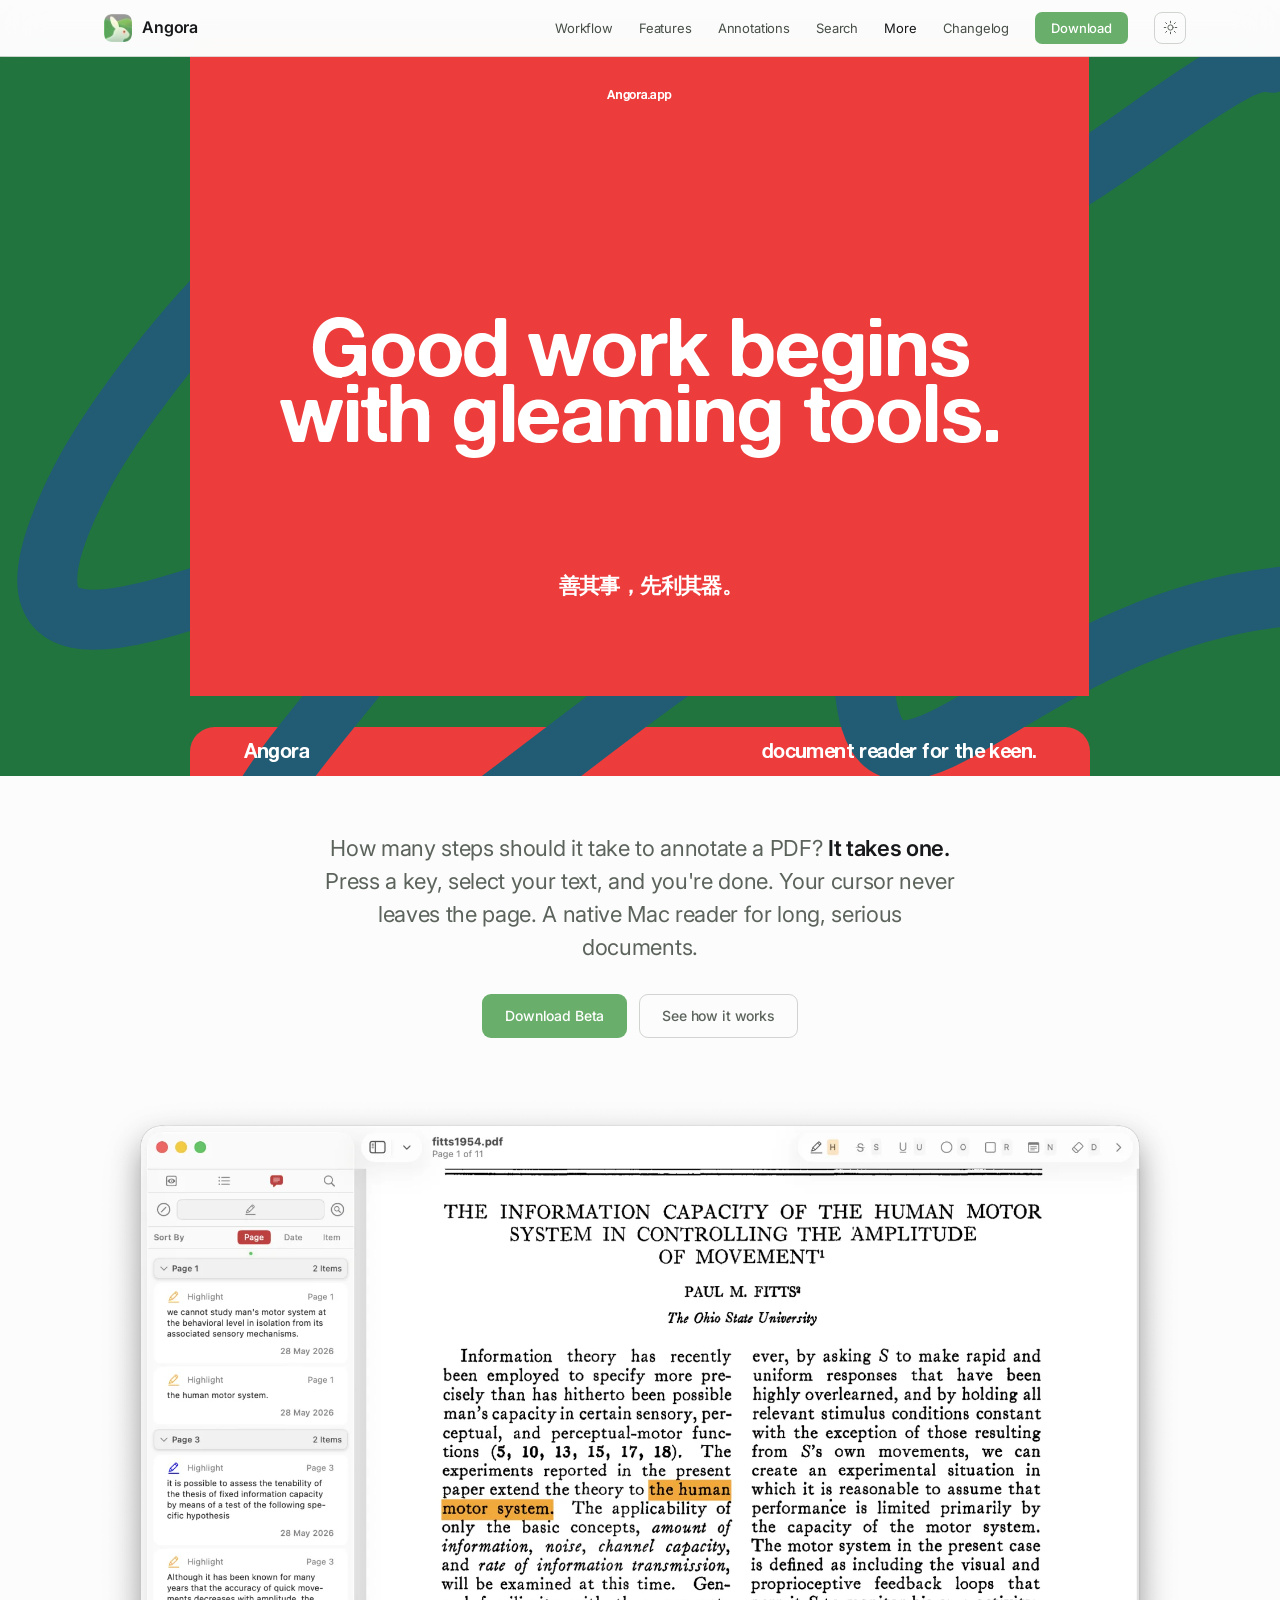
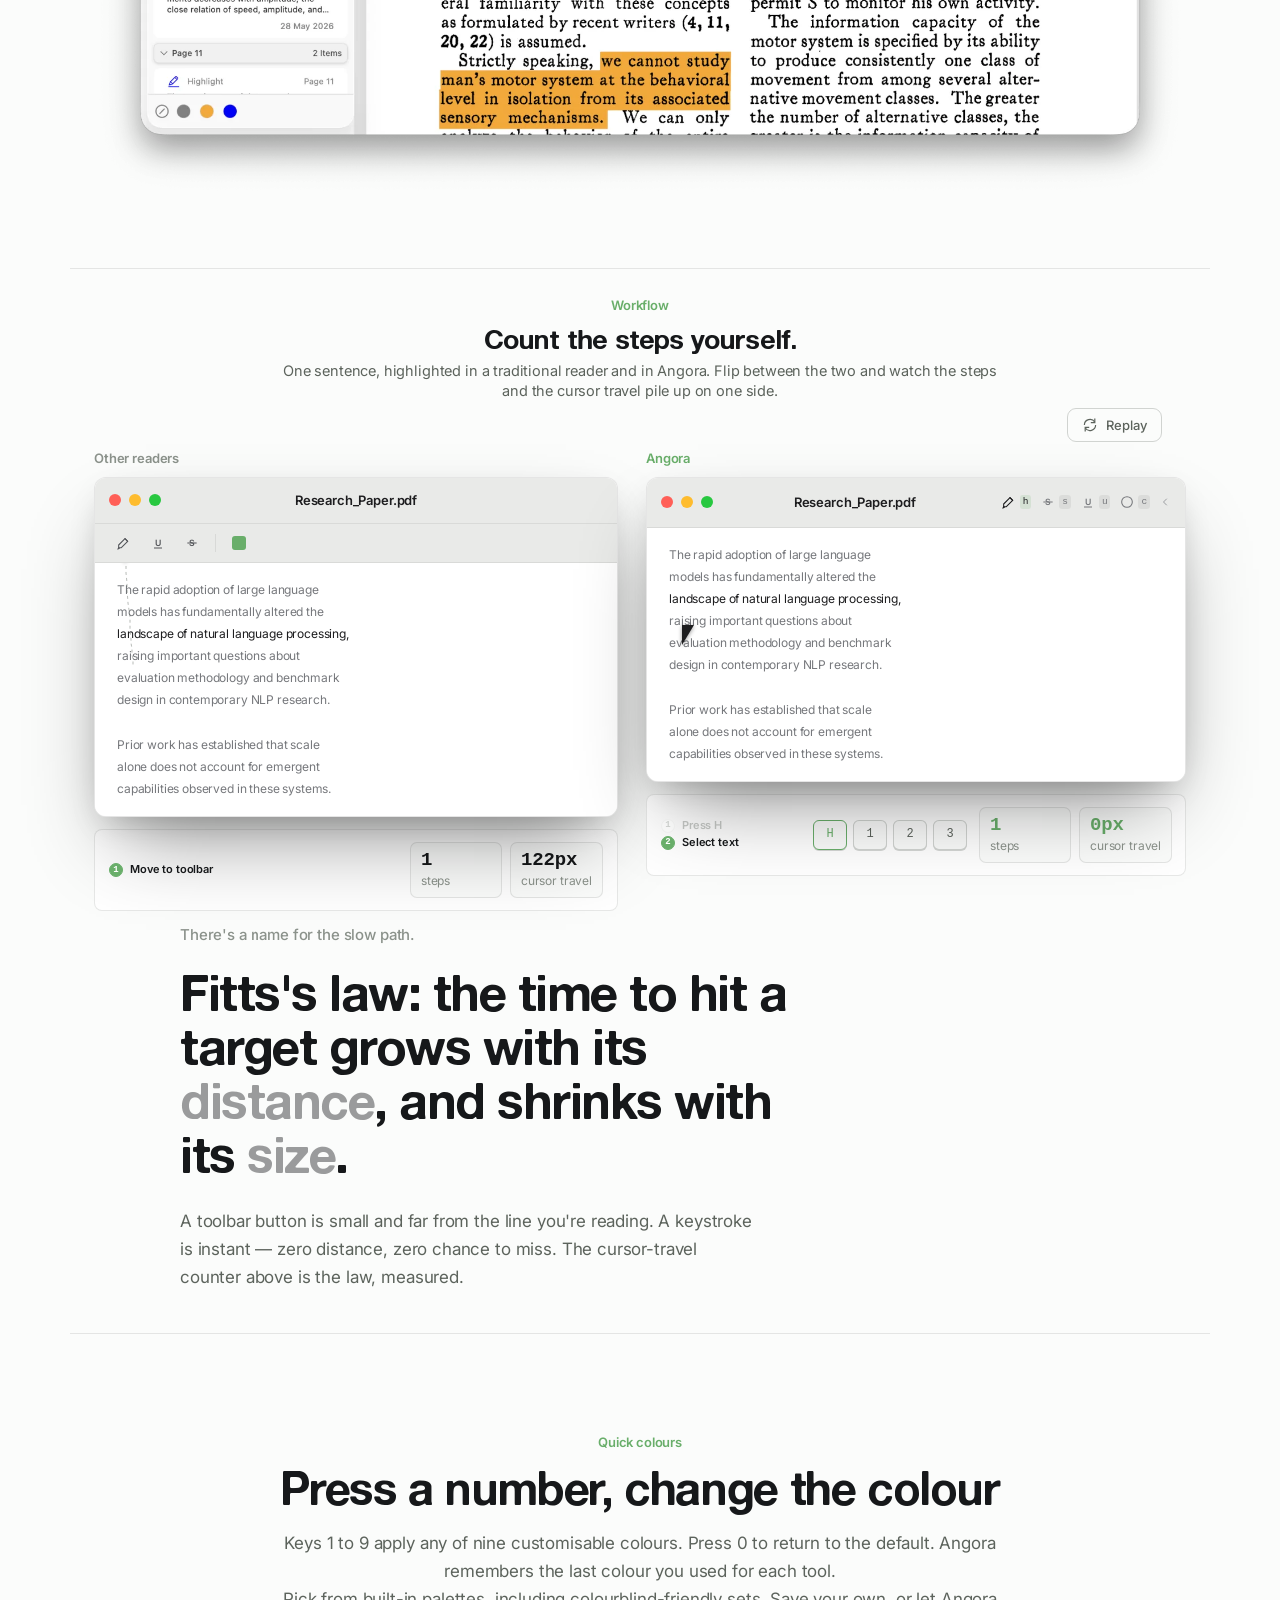
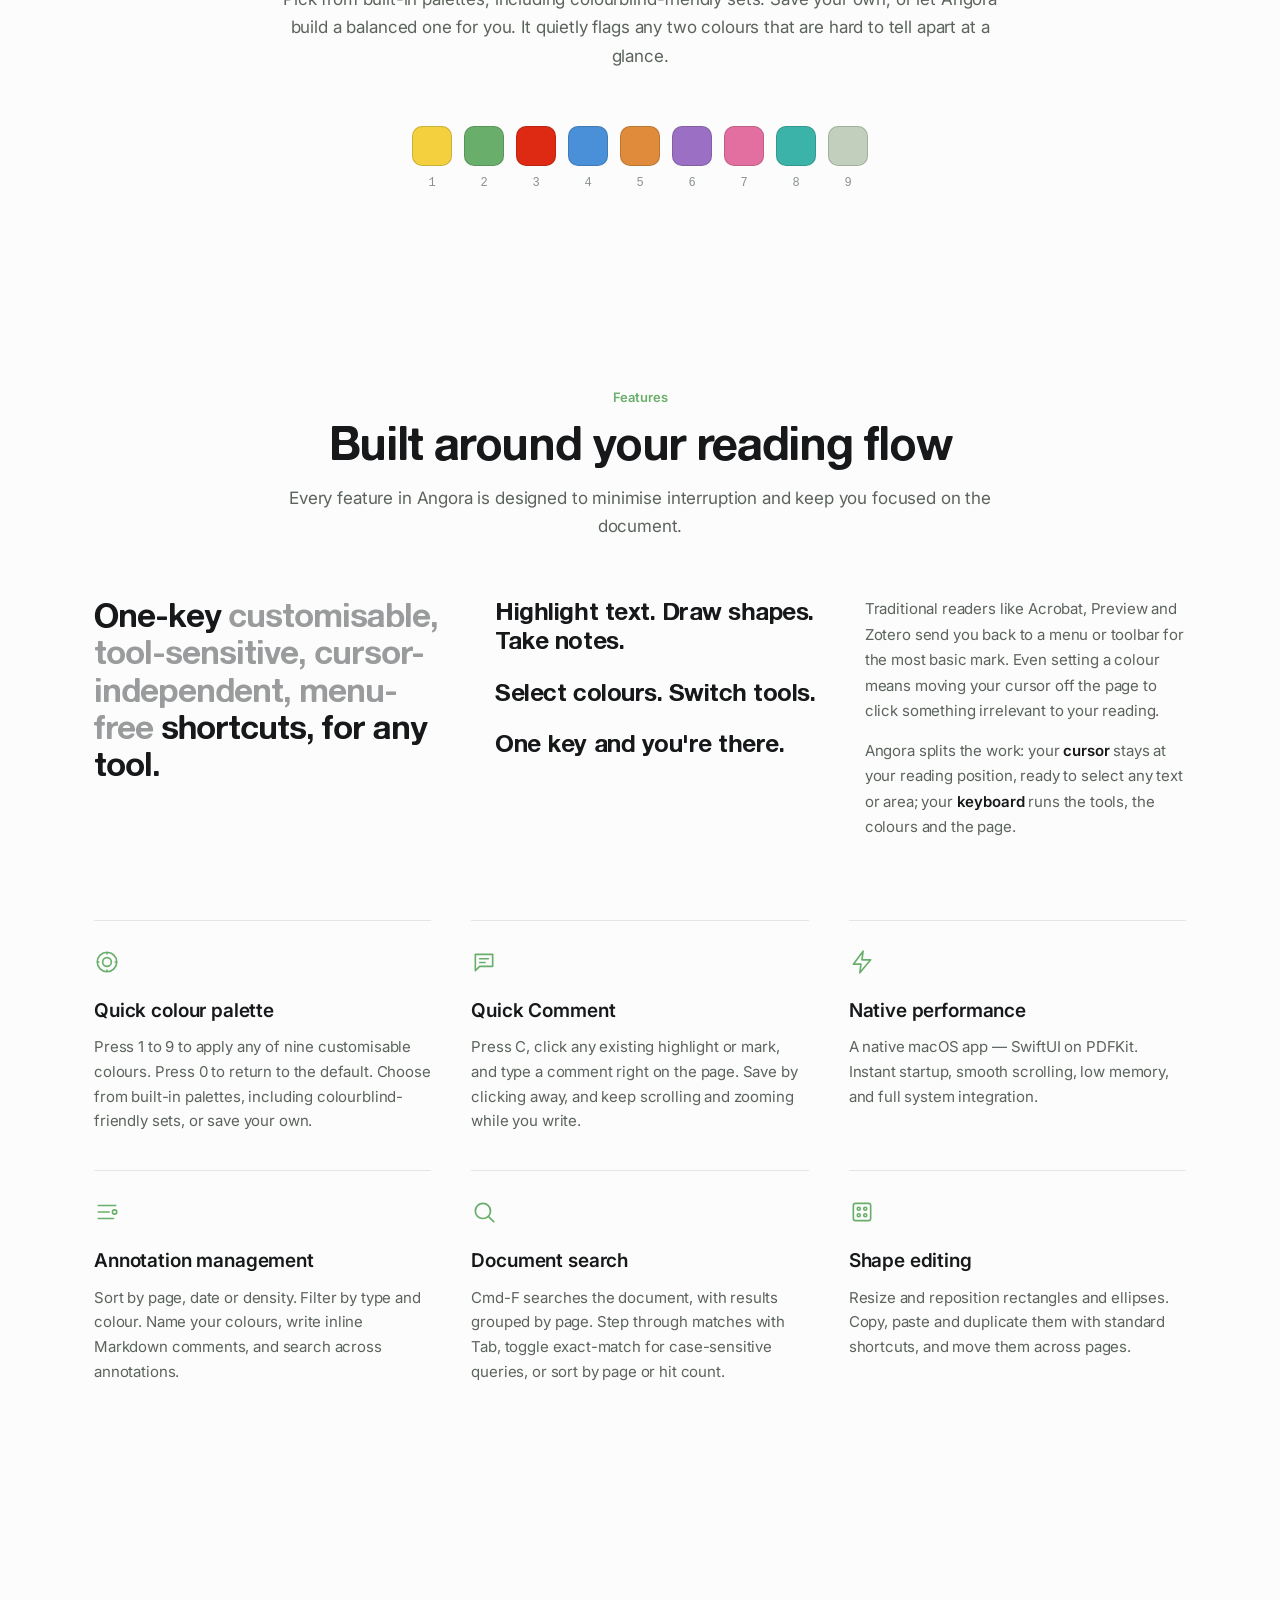
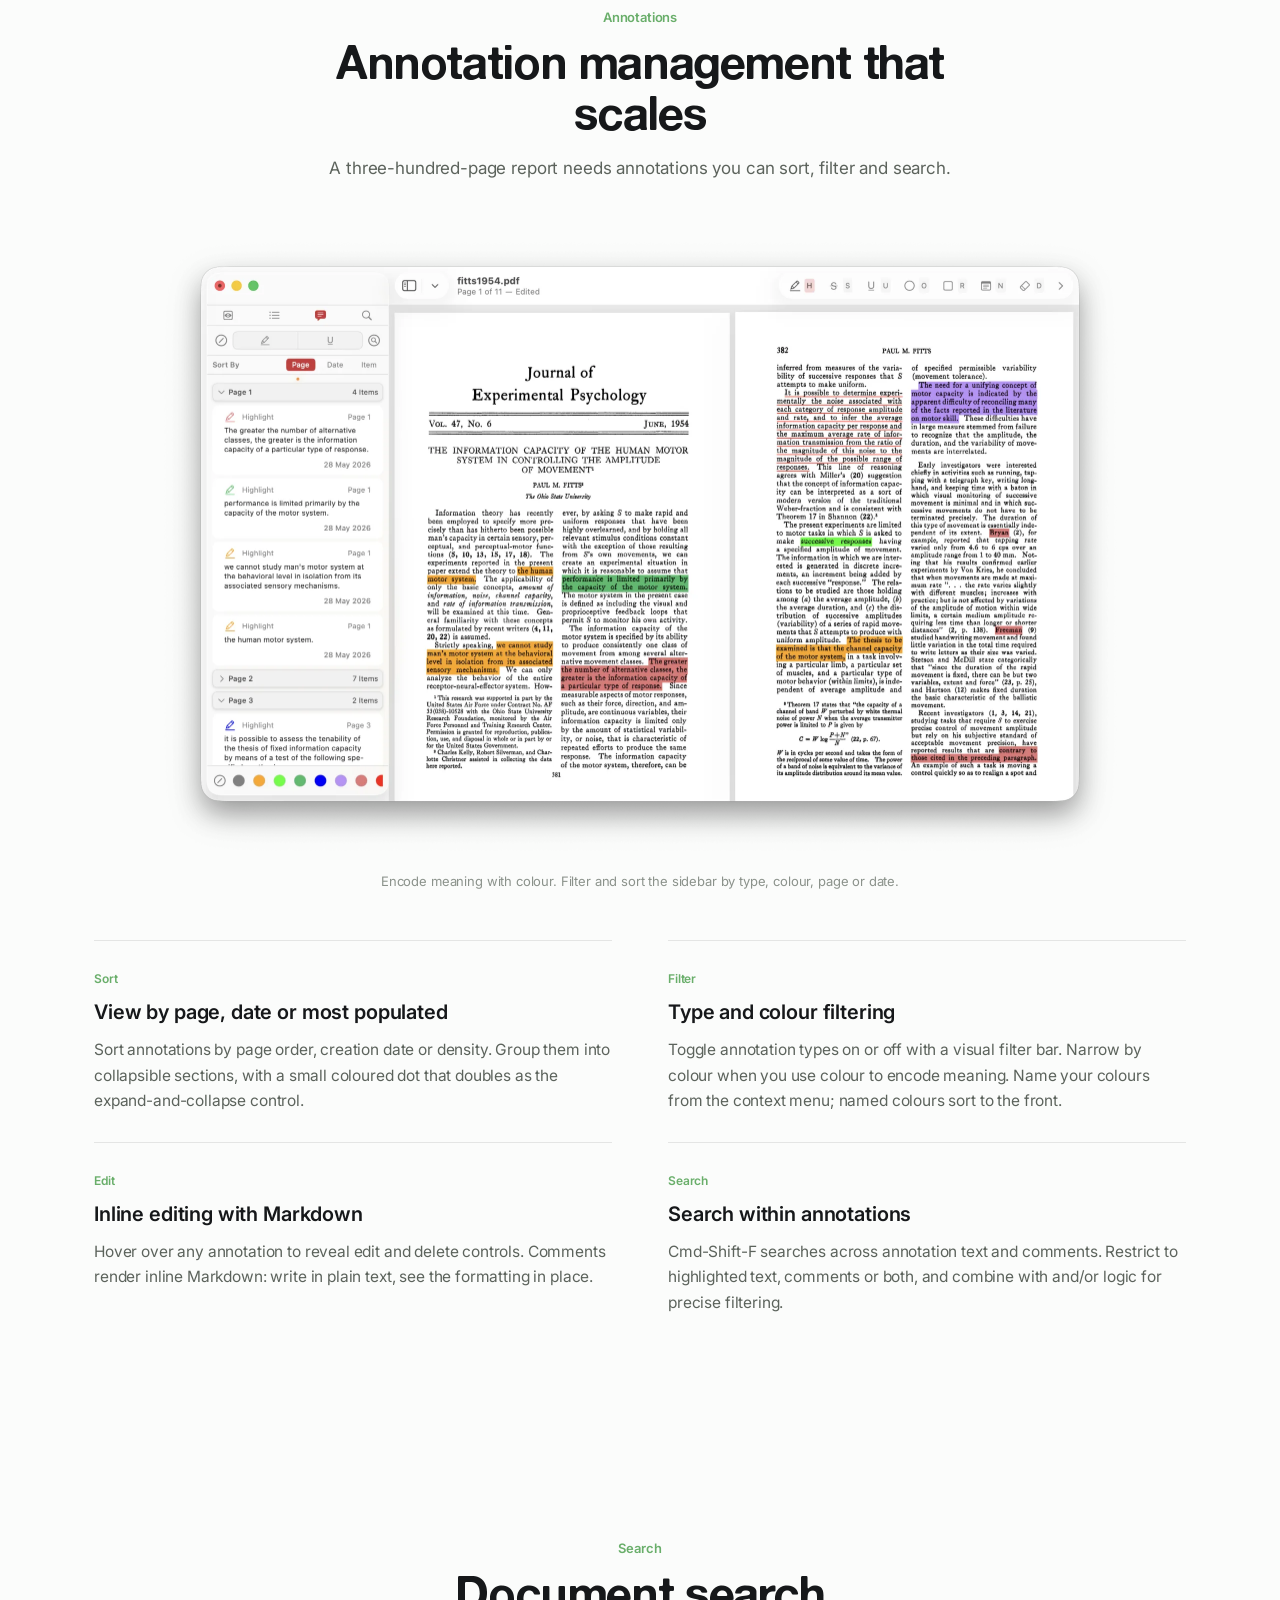
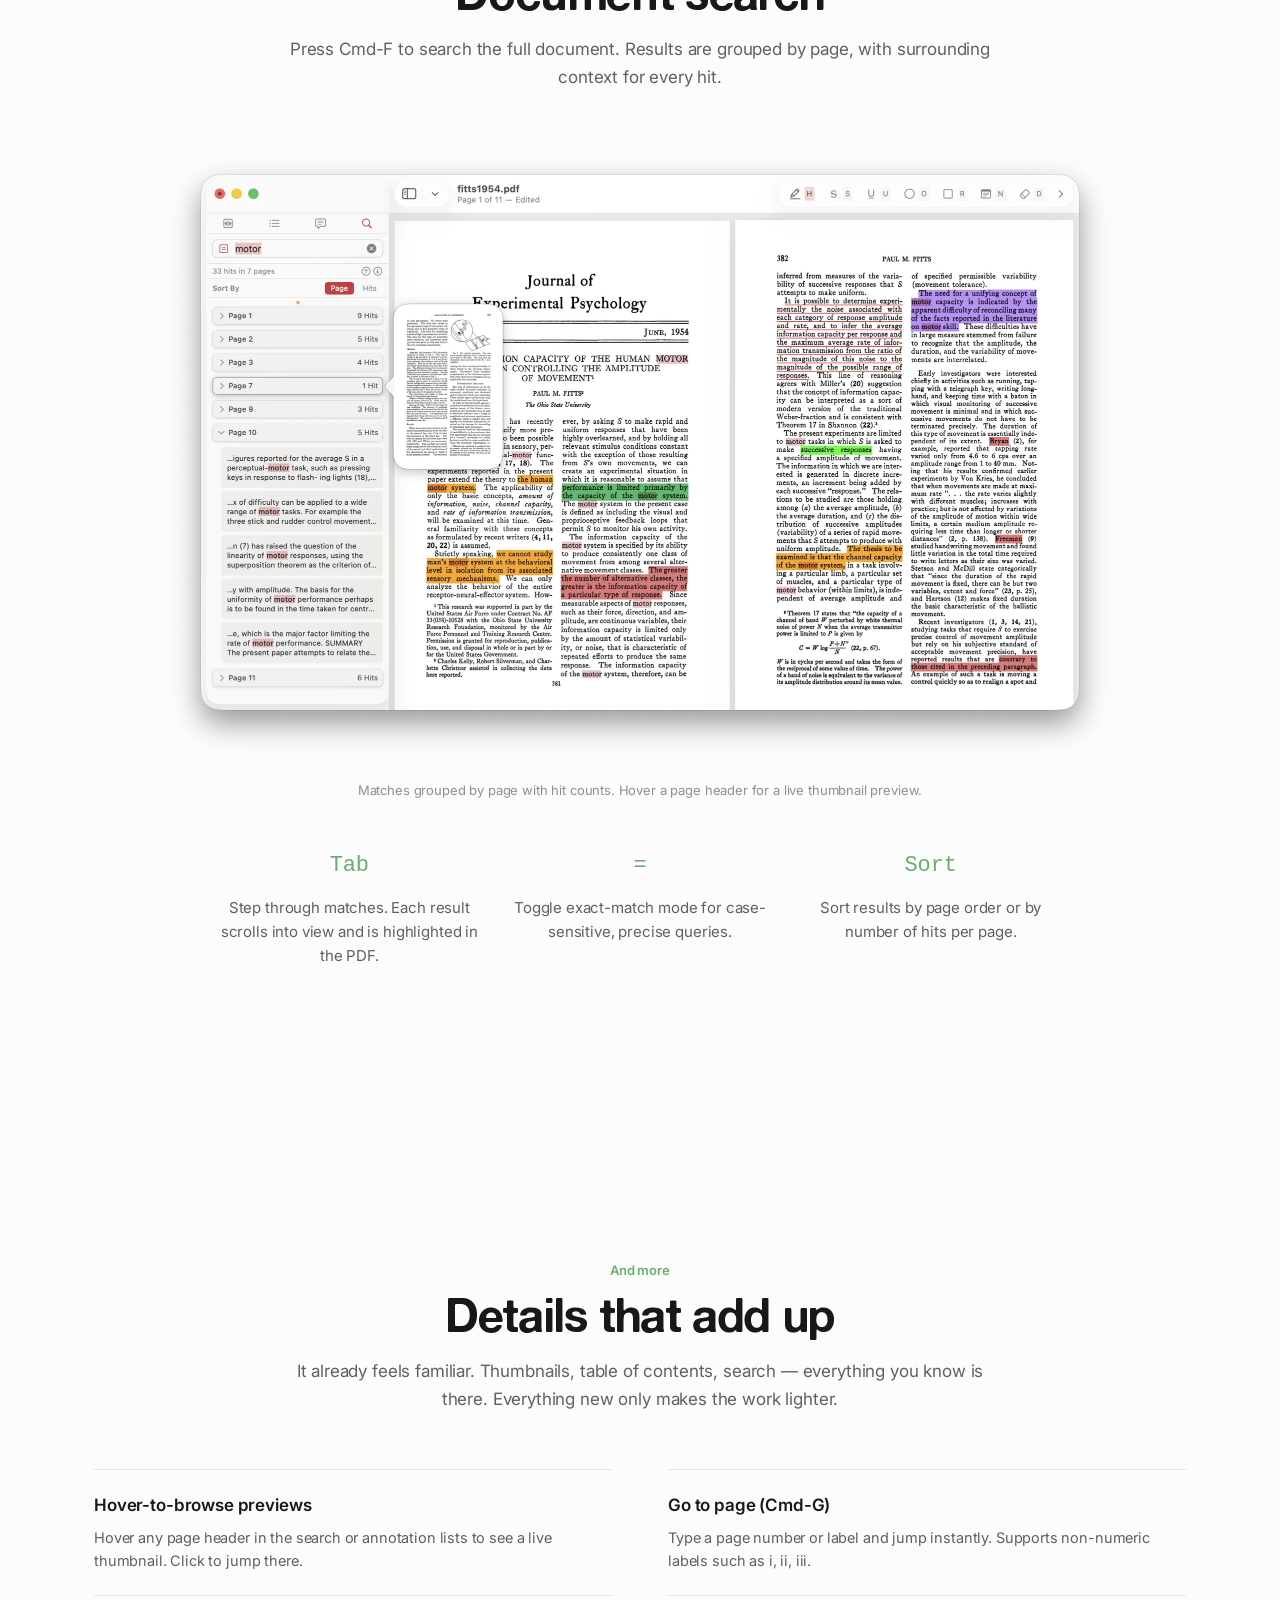
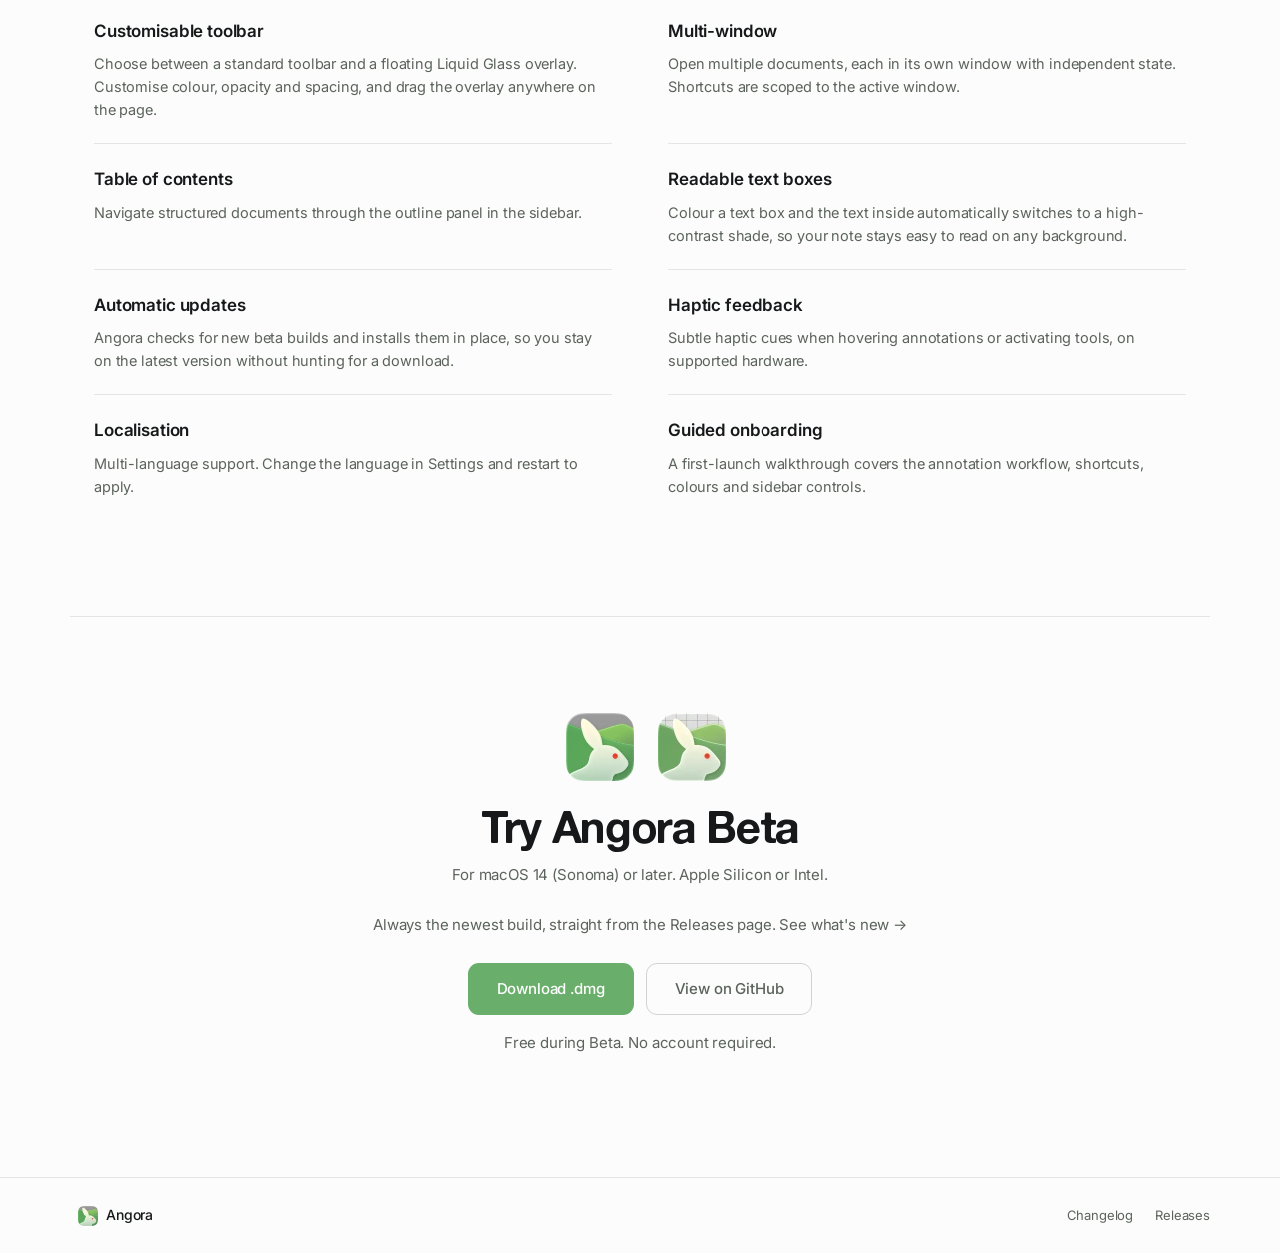
<file: index.html>
<!DOCTYPE html>
<html lang="en" data-theme="dark">

<head>
  <meta charset="UTF-8">
  <meta name="viewport" content="width=device-width, initial-scale=1.0">
  <title>Angora — Good work begins with gleaming tools</title>
  <meta name="description"
    content="Angora is a native macOS PDF reader and annotator for researchers, scholars and professionals. One-key annotation, native performance, and an annotation sidebar that scales to long documents.">
  <link rel="icon" type="image/png" href="assets/icons/app-icon-64.png">
  <link rel="preload" href="assets/fonts/AlteHaasGroteskBold.woff2" as="font" type="font/woff2" crossorigin>
  <link rel="preconnect" href="https://fonts.googleapis.com">
  <link rel="preconnect" href="https://fonts.gstatic.com" crossorigin>
  <link rel="stylesheet" href="https://fonts.googleapis.com/css2?family=Inter:wght@400;500;600&display=swap">
  <link rel="stylesheet" href="style.css?v=8">

  <meta property="og:type" content="website">
  <meta property="og:title" content="Angora — Good work begins with gleaming tools.">
  <meta property="og:description"
    content="A native macOS PDF reader and annotator. A document reader for the keen.">
  <meta property="og:url" content="https://j-nivekk.github.io/Angora-Beta/">
  <meta property="og:image" content="https://j-nivekk.github.io/Angora-Beta/assets/og-card.png">
  <meta name="twitter:card" content="summary_large_image">
  <meta name="twitter:image" content="https://j-nivekk.github.io/Angora-Beta/assets/og-card.png">

  <script>
    // Set theme before paint to avoid flash of incorrect theme.
    (function () {
      try {
        var stored = localStorage.getItem('angora-theme');
        var theme = stored || (window.matchMedia('(prefers-color-scheme: light)').matches ? 'light' : 'dark');
        document.documentElement.setAttribute('data-theme', theme);
      } catch (e) { }
    })();
  </script>
</head>

<body>

  <!-- Navigation -->
  <nav class="nav" id="nav">
    <div class="nav-inner">
      <a href="#hero" class="nav-brand">
        <picture class="nav-icon-wrap">
          <source type="image/webp"
            srcset="assets/icons/app-icon-32.webp 32w, assets/icons/app-icon-64.webp 64w, assets/icons/app-icon-128.webp 128w"
            sizes="28px">
          <img src="assets/icons/app-icon-64.png"
            srcset="assets/icons/app-icon-32.png 32w, assets/icons/app-icon-64.png 64w, assets/icons/app-icon-128.png 128w"
            sizes="28px" alt="Angora" class="nav-icon" width="28" height="28" decoding="async">
        </picture>
        <span>Angora</span>
      </a>
      <div class="nav-links">
        <a href="#demo">Workflow</a>
        <a href="#features">Features</a>
        <a href="#annotations">Annotations</a>
        <a href="#search">Search</a>
        <a href="#more">More</a>
        <a href="changelog.html">Changelog</a>
        <a href="#download" class="nav-cta">Download</a>
        <button class="theme-toggle" id="theme-toggle" aria-label="Toggle colour theme">
          <svg class="icon-moon" viewBox="0 0 24 24" fill="none" stroke="currentColor" stroke-width="1.6"
            stroke-linecap="round" stroke-linejoin="round">
            <path d="M21 12.8A9 9 0 1 1 11.2 3a7 7 0 0 0 9.8 9.8z" />
          </svg>
          <svg class="icon-sun" viewBox="0 0 24 24" fill="none" stroke="currentColor" stroke-width="1.6"
            stroke-linecap="round" stroke-linejoin="round">
            <circle cx="12" cy="12" r="4.2" />
            <path
              d="M12 2v2.5M12 19.5V22M4.2 4.2l1.8 1.8M18 18l1.8 1.8M2 12h2.5M19.5 12H22M4.2 19.8 6 18M18 6l1.8-1.8" />
          </svg>
        </button>
      </div>
    </div>
  </nav>

  <!-- Hero — composable poster (Figma node 311:27).
       Layer order, low to high z:
         1. Green field (.hero-poster background)
         2. Lower red banner
         3. Animated scribe (z:2)
         4. Main red card (z:3) and poster text -->
  <section class="hero" id="hero">
    <div class="hero-poster">
      <h1 class="visually-hidden">Good work begins with gleaming tools.</h1>
      <p class="visually-hidden" lang="zh-Hans">工欲善其事，必先利其器 — Angora, a document reader for the keen.</p>

      <svg class="poster-scribe" viewBox="0 0 1920 1080" preserveAspectRatio="none" aria-hidden="true">
        <path class="scribe-draw" pathLength="1"
          d="M1908 10.0002C1809.25 -10.7572 1460 390.891 1369.5 197.5C1279 4.1088 1034.59 14.9838 1032.81 140.292C1031.51 231.197 1050.17 312.084 1096.81 390.891C1156.11 491.116 1390.26 536.673 1333.53 637.635C1263 763.127 796.483 622.718 758.304 612.189C534.842 550.563 758.304 416.5 636.5 246.5C514.697 76.5001 191 497.431 120 637.635C-107.287 1086.46 523.291 652.393 599.269 763.127C675.247 873.86 240.474 1147.78 389 1294.5C512.605 1416.6 1299.88 552.989 1294.5 872.833C1287.77 1273.33 1513.61 838.03 1945.5 809.333"
          fill="none" stroke="#215C74" stroke-width="90" stroke-linecap="round"/>
      </svg>

      <div class="poster-card">
        <div class="poster-card-static" aria-hidden="true">
          <div class="poster-card-mark">Angora.app</div>
          <div class="poster-card-headline">Good work begins with gleaming tools.</div>
          <div class="poster-card-aphorism" lang="zh-Hans">善其事，先利其器。</div>
        </div>
      </div>

      <div class="poster-banner" aria-hidden="true">
        <span class="poster-banner-mark">Angora</span>
        <span class="poster-banner-tagline">document reader for the keen.</span>
      </div>
    </div>

    <div class="hero-meta">
      <p class="hero-sub">How many steps should it take to annotate a PDF? <strong>It takes one.</strong> Press a key,
        select your text, and you're done. Your cursor never leaves the page. A native Mac reader for long, serious
        documents.</p>
      <div class="hero-actions">
        <a href="#download" class="btn btn-primary">Download Beta</a>
        <a href="#demo" class="btn btn-ghost">See how it works</a>
      </div>
    </div>
  </section>

  <!-- Hero preview screenshot -->
  <section class="hero-preview" aria-label="Angora app preview">
    <img src="assets/app-annotations.webp"
      alt="Angora showing a PDF with colour-coded highlights and the annotation sidebar, annotation tools embedded in the macOS toolbar"
      class="hero-shot" width="1920" height="1233" decoding="async" fetchpriority="high">
  </section>

  <!-- Interactive Demo -->
  <section class="section demo-section" id="demo">
    <div class="section-header">
      <span class="eyebrow">Workflow</span>
      <h2>Count the steps yourself.</h2>
      <p>One sentence, highlighted in a traditional reader and in Angora. Flip between the two and watch the steps and
        the cursor travel pile up on one side.</p>
    </div>

    <div class="demo-controls">
      <div class="demo-switcher" role="tablist" aria-label="Workflow demo view">
        <button type="button" data-demo-view="preview" role="tab" aria-selected="false"
          aria-controls="demo-preview">Other readers</button>
        <button type="button" class="active" data-demo-view="angora" role="tab" aria-selected="true"
          aria-controls="demo-angora">Angora</button>
      </div>
      <button class="btn btn-ghost demo-replay" id="demo-replay">
        <svg viewBox="0 0 20 20" fill="none" stroke="currentColor" stroke-width="1.5">
          <path d="M3 10a7 7 0 0 1 12.9-3.7M17 10a7 7 0 0 1-12.9 3.7" />
          <polyline points="16 2 16 7 11 7" />
          <polyline points="4 18 4 13 9 13" />
        </svg>
        Replay
      </button>
    </div>

    <div class="demo-container">
      <!-- Preview side -->
      <div class="demo-panel" id="demo-preview">
        <div class="demo-label">Other readers</div>
        <div class="os-window demo-window">
          <div class="os-titlebar">
            <div class="traffic"><span class="t-red"></span><span class="t-yellow"></span><span class="t-green"></span>
            </div>
            <div class="os-title">
              <div class="t-name">Research_Paper.pdf</div>
            </div>
            <div class="os-titlebar-trailing"></div>
          </div>
          <div class="demo-toolbar" id="preview-toolbar">
            <div class="demo-tool" id="preview-tool-highlight" title="Highlight">
              <svg viewBox="0 0 24 24" fill="none" stroke="currentColor" stroke-width="1.6" stroke-linecap="round"
                stroke-linejoin="round">
                <path d="M4 19h4l9.5-9.5-4-4L4 15z" />
                <path d="M13.5 5.5l4 4" />
                <path d="M4 19l-1.2 2.2L5 20" />
              </svg>
            </div>
            <div class="demo-tool" title="Underline">
              <svg viewBox="0 0 24 24" fill="none" stroke="currentColor" stroke-width="1.6"><text x="12" y="16"
                  text-anchor="middle" font-size="13" font-weight="600" fill="currentColor" stroke="none">U</text>
                <line x1="6" y1="19.5" x2="18" y2="19.5" />
              </svg>
            </div>
            <div class="demo-tool" title="Strikethrough">
              <svg viewBox="0 0 24 24" fill="none" stroke="currentColor" stroke-width="1.6"><text x="12" y="16"
                  text-anchor="middle" font-size="13" font-weight="600" fill="currentColor" stroke="none">S</text>
                <line x1="5" y1="12" x2="19" y2="12" />
              </svg>
            </div>
            <div class="demo-tool-separator"></div>
            <div class="demo-tool" title="Colour">
              <div class="demo-color-swatch"></div>
            </div>
          </div>
          <div class="os-pdf">
            <div class="mock-pdf" id="preview-pdf">
              <div class="mock-text-line">The rapid adoption of large language</div>
              <div class="mock-text-line">models has fundamentally altered the</div>
              <div class="mock-text-line mock-target-line" id="preview-target">landscape of natural language processing,
              </div>
              <div class="mock-text-line">raising important questions about</div>
              <div class="mock-text-line">evaluation methodology and benchmark</div>
              <div class="mock-text-line">design in contemporary NLP research.</div>
              <div class="mock-text-line">&nbsp;</div>
              <div class="mock-text-line">Prior work has established that scale</div>
              <div class="mock-text-line">alone does not account for emergent</div>
              <div class="mock-text-line">capabilities observed in these systems.</div>
              <div class="mock-highlight-overlay" id="preview-highlight"></div>
              <div class="mock-cursor" id="preview-cursor"></div>
              <svg class="mock-cursor-path" id="preview-path">
                <polyline />
              </svg>
            </div>
          </div>
        </div>
        <div class="demo-panel-footer">
          <ol class="demo-step-list" id="preview-step-list" aria-label="Other readers workflow steps"></ol>
          <div class="demo-stats" id="preview-stats">
            <div class="stat"><span class="stat-value" id="preview-steps">—</span><span class="stat-label">steps</span>
            </div>
            <div class="stat"><span class="stat-value" id="preview-distance">—</span><span class="stat-label">cursor
                travel</span></div>
          </div>
        </div>
      </div>

      <!-- Angora side -->
      <div class="demo-panel demo-panel-angora active" id="demo-angora">
        <div class="demo-label demo-label-angora">Angora</div>
        <div class="os-window demo-window">
          <div class="os-titlebar with-tools">
            <div class="tb-left">
              <div class="traffic"><span class="t-red"></span><span class="t-yellow"></span><span
                  class="t-green"></span></div>
            </div>
            <div class="os-title">
              <div class="t-name">Research_Paper.pdf</div>
            </div>
            <div class="os-titlebar-trailing tb-tools">
              <div class="tb-tool" data-tool="H">
                <svg viewBox="0 0 24 24" fill="none" stroke="currentColor" stroke-width="1.6" stroke-linecap="round"
                  stroke-linejoin="round">
                  <path d="M4 19h4l9.5-9.5-4-4L4 15z" />
                  <path d="M13.5 5.5l4 4" />
                  <path d="M4 19l-1.2 2.2L5 20" />
                </svg>
                <span class="tb-key">h</span>
              </div>
              <div class="tb-tool">
                <svg viewBox="0 0 24 24" fill="none" stroke="currentColor" stroke-width="1.6"><text x="12" y="16"
                    text-anchor="middle" font-size="13" font-weight="600" fill="currentColor" stroke="none">S</text>
                  <line x1="5" y1="12" x2="19" y2="12" />
                </svg>
                <span class="tb-key">s</span>
              </div>
              <div class="tb-tool">
                <svg viewBox="0 0 24 24" fill="none" stroke="currentColor" stroke-width="1.6"><text x="12" y="16"
                    text-anchor="middle" font-size="13" font-weight="600" fill="currentColor" stroke="none">U</text>
                  <line x1="6" y1="19.5" x2="18" y2="19.5" />
                </svg>
                <span class="tb-key">u</span>
              </div>
              <div class="tb-tool">
                <svg viewBox="0 0 24 24" fill="none" stroke="currentColor" stroke-width="1.6">
                  <circle cx="12" cy="12" r="8" />
                </svg>
                <span class="tb-key">c</span>
              </div>
              <span class="tb-chevron">
                <svg viewBox="0 0 24 24" fill="none" stroke="currentColor" stroke-width="2" stroke-linecap="round"
                  stroke-linejoin="round">
                  <polyline points="15 6 9 12 15 18" />
                </svg>
              </span>
            </div>
          </div>
          <div class="os-pdf">
            <div class="mock-pdf" id="angora-pdf">
              <div class="mock-text-line">The rapid adoption of large language</div>
              <div class="mock-text-line">models has fundamentally altered the</div>
              <div class="mock-text-line mock-target-line" id="angora-target">landscape of natural language processing,
              </div>
              <div class="mock-text-line">raising important questions about</div>
              <div class="mock-text-line">evaluation methodology and benchmark</div>
              <div class="mock-text-line">design in contemporary NLP research.</div>
              <div class="mock-text-line">&nbsp;</div>
              <div class="mock-text-line">Prior work has established that scale</div>
              <div class="mock-text-line">alone does not account for emergent</div>
              <div class="mock-text-line">capabilities observed in these systems.</div>
              <div class="mock-highlight-overlay" id="angora-highlight"></div>
              <div class="mock-cursor" id="angora-cursor"></div>
              <svg class="mock-cursor-path" id="angora-path">
                <polyline />
              </svg>
            </div>
          </div>
        </div>
        <div class="demo-panel-footer">
          <ol class="demo-step-list" id="angora-step-list" aria-label="Angora workflow steps"></ol>
          <div class="shortcut-strip" aria-label="Angora shortcut keys">
            <span class="kb-key kb-key-tool" data-key="H">H</span>
            <span class="kb-key" data-key="1">1</span>
            <span class="kb-key" data-key="2">2</span>
            <span class="kb-key" data-key="3">3</span>
          </div>
          <div class="demo-stats" id="angora-stats">
            <div class="stat"><span class="stat-value" id="angora-steps">—</span><span class="stat-label">steps</span>
            </div>
            <div class="stat"><span class="stat-value" id="angora-distance">—</span><span class="stat-label">cursor
                travel</span></div>
          </div>
        </div>
      </div>
    </div>

    <div class="statement reveal">
      <p class="statement-eyebrow">There's a name for the slow path.</p>
      <h3 class="statement-big wide">Fitts's law: the time to hit a target grows with its <span class="dim">distance</span>,
        and shrinks with its <span class="dim">size</span>.</h3>
      <p class="statement-body">A toolbar button is small and far from the line you're reading. A keystroke is
        instant — zero distance, zero chance to miss. The cursor-travel counter above is the law, measured.</p>
    </div>

  </section>

  <!-- Quick colours -->
  <section class="section palette-section">
    <div class="section-header">
      <span class="eyebrow">Quick colours</span>
      <h2>Press a number, change the colour</h2>
      <p>Keys 1 to 9 apply any of nine customisable colours. Press 0 to return to the default. Angora remembers the last
        colour you used for each tool.</p>
      <p>Pick from built-in palettes, including colourblind-friendly sets. Save your own, or let Angora build a
        balanced one for you. It quietly flags any two colours that are hard to tell apart at a glance.</p>
    </div>
    <div class="palette">
      <div class="swatch"><span class="swatch-dot" style="background:#f4d03f"></span><span class="swatch-num">1</span>
      </div>
      <div class="swatch"><span class="swatch-dot" style="background:#69ae6a"></span><span class="swatch-num">2</span>
      </div>
      <div class="swatch"><span class="swatch-dot" style="background:#de2a12"></span><span class="swatch-num">3</span>
      </div>
      <div class="swatch"><span class="swatch-dot" style="background:#4a90d9"></span><span class="swatch-num">4</span>
      </div>
      <div class="swatch"><span class="swatch-dot" style="background:#e08a3c"></span><span class="swatch-num">5</span>
      </div>
      <div class="swatch"><span class="swatch-dot" style="background:#9b6fc4"></span><span class="swatch-num">6</span>
      </div>
      <div class="swatch"><span class="swatch-dot" style="background:#e36fa0"></span><span class="swatch-num">7</span>
      </div>
      <div class="swatch"><span class="swatch-dot" style="background:#3bb3a8"></span><span class="swatch-num">8</span>
      </div>
      <div class="swatch"><span class="swatch-dot" style="background:#c1cfbc"></span><span class="swatch-num">9</span>
      </div>
    </div>
  </section>

  <!-- Features -->
  <section class="section" id="features">
    <div class="section-header">
      <span class="eyebrow">Features</span>
      <h2>Built around your reading flow</h2>
      <p>Every feature in Angora is designed to minimise interruption and keep you focused on the document.</p>
    </div>

    <div class="marquee reveal">
      <div class="marquee-lead">
        One-key <span class="dim">customisable, tool-sensitive, cursor-independent, menu-free</span> shortcuts, for any
        tool.
      </div>
      <div class="marquee-punch">
        <p>Highlight text. Draw shapes. Take notes.</p>
        <p>Select colours. Switch tools.</p>
        <p>One key and you're there.</p>

      </div>
      <div class="marquee-body">
        <p>Traditional readers like Acrobat, Preview and Zotero send you back to a menu or toolbar for the most basic mark.
          Even setting a colour means moving your cursor off the page to click something irrelevant to your reading.</p>
        <p>Angora splits the work: your <strong>cursor</strong> stays at your
          reading position, ready to select any text or area; your <strong>keyboard</strong> runs the tools, the colours
          and the page.</p>
      </div>
    </div>

    <div class="features-grid">
      <div class="feature reveal">
        <div class="feature-icon"><svg viewBox="0 0 24 24" fill="none" stroke="currentColor" stroke-width="1.5">
            <circle cx="12" cy="12" r="4" />
            <circle cx="12" cy="12" r="9" />
            <path d="M12 3v2m0 14v2M3 12h2m14 0h2" />
          </svg></div>
        <h3>Quick colour palette</h3>
        <p>Press 1 to 9 to apply any of nine customisable colours. Press 0 to return to the default. Choose from
          built-in palettes, including colourblind-friendly sets, or save your own.</p>
      </div>
      <div class="feature reveal">
        <div class="feature-icon"><svg viewBox="0 0 24 24" fill="none" stroke="currentColor" stroke-width="1.5"
            stroke-linecap="round" stroke-linejoin="round">
            <path d="M4 5h16v11H8l-4 4z" />
            <path d="M8 9h8M8 12.5h5" />
          </svg></div>
        <h3>Quick Comment</h3>
        <p>Press C, click any existing highlight or mark, and type a comment right on the page. Save by clicking away,
          and keep scrolling and zooming while you write.</p>
      </div>
      <div class="feature reveal">
        <div class="feature-icon"><svg viewBox="0 0 24 24" fill="none" stroke="currentColor" stroke-width="1.5"
            stroke-linejoin="round">
            <path d="M13 2 4 14h7l-1 8 10-12h-8l1-8z" />
          </svg></div>
        <h3>Native performance</h3>
        <p>A native macOS app — SwiftUI on PDFKit. Instant startup, smooth scrolling, low memory, and full system
          integration.</p>
      </div>
      <div class="feature reveal">
        <div class="feature-icon"><svg viewBox="0 0 24 24" fill="none" stroke="currentColor" stroke-width="1.5"
            stroke-linecap="round">
            <path d="M4 6h16M4 12h10M4 18h14" />
            <circle cx="19" cy="12" r="2" />
          </svg></div>
        <h3>Annotation management</h3>
        <p>Sort by page, date or density. Filter by type and colour. Name your colours, write inline Markdown comments,
          and search across annotations.</p>
      </div>
      <div class="feature reveal">
        <div class="feature-icon"><svg viewBox="0 0 24 24" fill="none" stroke="currentColor" stroke-width="1.6"
            stroke-linecap="round">
            <circle cx="11" cy="11" r="7" />
            <path d="M21 21l-4.35-4.35" />
          </svg></div>
        <h3>Document search</h3>
        <p>Cmd-F searches the document, with results grouped by page. Step through matches with Tab, toggle exact-match
          for case-sensitive queries, or sort by page or hit count.</p>
      </div>
      <div class="feature reveal">
        <div class="feature-icon"><svg viewBox="0 0 24 24" fill="none" stroke="currentColor" stroke-width="1.5">
            <rect x="4" y="4" width="16" height="16" rx="2" />
            <circle cx="9" cy="9" r="1.4" />
            <circle cx="15" cy="9" r="1.4" />
            <circle cx="9" cy="15" r="1.4" />
            <circle cx="15" cy="15" r="1.4" />
          </svg></div>
        <h3>Shape editing</h3>
        <p>Resize and reposition rectangles and ellipses. Copy, paste and duplicate them with standard shortcuts, and
          move them across pages.</p>
      </div>
    </div>
  </section>

  <!-- Annotation Management -->
  <section class="section" id="annotations">
    <div class="section-header">
      <span class="eyebrow">Annotations</span>
      <h2>Annotation management that scales</h2>
      <p>A three-hundred-page report needs annotations you can sort, filter and search.</p>
    </div>

    <figure class="app-shot reveal">
      <img src="assets/app-colours.webp"
        alt="Angora with colour-coded highlights across a paper and the colour palette open in the annotation sidebar"
        loading="lazy" decoding="async" width="1920" height="1233">
      <figcaption>Encode meaning with colour. Filter and sort the sidebar by type, colour, page or date.</figcaption>
    </figure>

    <div class="detail-grid">
      <div class="detail-item reveal">
        <div class="detail-label">Sort</div>
        <h3>View by page, date or most populated</h3>
        <p>Sort annotations by page order, creation date or density. Group them into collapsible sections, with a small
          coloured dot that doubles as the expand-and-collapse control.</p>
      </div>
      <div class="detail-item reveal">
        <div class="detail-label">Filter</div>
        <h3>Type and colour filtering</h3>
        <p>Toggle annotation types on or off with a visual filter bar. Narrow by colour when you use colour to encode
          meaning. Name your colours from the context menu; named colours sort to the front.</p>
      </div>
      <div class="detail-item reveal">
        <div class="detail-label">Edit</div>
        <h3>Inline editing with Markdown</h3>
        <p>Hover over any annotation to reveal edit and delete controls. Comments render inline Markdown: write in
          plain text, see the formatting in place.</p>
      </div>
      <div class="detail-item reveal">
        <div class="detail-label">Search</div>
        <h3>Search within annotations</h3>
        <p>Cmd-Shift-F searches across annotation text and comments. Restrict to highlighted text, comments or both, and
          combine with and/or logic for precise filtering.</p>
      </div>
    </div>
  </section>

  <!-- Search -->
  <section class="section" id="search">
    <div class="section-header">
      <span class="eyebrow">Search</span>
      <h2>Document search</h2>
      <p>Press Cmd-F to search the full document. Results are grouped by page, with surrounding context for every hit.
      </p>
    </div>

    <figure class="app-shot reveal">
      <img src="assets/app-search.webp"
        alt="Angora document search showing 33 hits across 7 pages grouped by page, with a hover thumbnail preview of a result"
        loading="lazy" decoding="async" width="1920" height="1233">
      <figcaption>Matches grouped by page with hit counts. Hover a page header for a live thumbnail preview.
      </figcaption>
    </figure>

    <div class="search-features">
      <div class="search-feature reveal">
        <span class="search-key">Tab</span>
        <p>Step through matches. Each result scrolls into view and is highlighted in the PDF.</p>
      </div>
      <div class="search-feature reveal">
        <span class="search-key">=</span>
        <p>Toggle exact-match mode for case-sensitive, precise queries.</p>
      </div>
      <div class="search-feature reveal">
        <span class="search-key">Sort</span>
        <p>Sort results by page order or by number of hits per page.</p>
      </div>
    </div>

    <!-- Faithful ⌘G go-to-page glass pill -->
    <div class="goto-demo reveal">
      <div class="goto-pill">
        <span class="goto-close"><svg viewBox="0 0 24 24" fill="none" stroke="currentColor" stroke-width="2.4"
            stroke-linecap="round">
            <line x1="5" y1="5" x2="19" y2="19" />
            <line x1="19" y1="5" x2="5" y2="19" />
          </svg></span>
        <span class="goto-label">Go to:</span>
        <span class="goto-field">142</span>
        <span class="goto-go">Go <svg viewBox="0 0 24 24" fill="none" stroke="currentColor" stroke-width="2"
            stroke-linecap="round" stroke-linejoin="round">
            <polyline points="9 10 4 15 9 20" />
            <path d="M20 4v7a4 4 0 0 1-4 4H4" />
          </svg></span>
      </div>
    </div>
  </section>

  <!-- More -->
  <section class="section" id="more">
    <div class="section-header">
      <span class="eyebrow">And more</span>
      <h2>Details that add up</h2>
      <p>It already feels familiar. Thumbnails, table of contents, search — everything you know is there. Everything
        new only makes the work lighter.</p>
    </div>

    <div class="more-grid">
      <div class="more-item reveal">
        <h3>Hover-to-browse previews</h3>
        <p>Hover any page header in the search or annotation lists to see a live thumbnail. Click to jump there.</p>
      </div>
      <div class="more-item reveal">
        <h3>Go to page (Cmd-G)</h3>
        <p>Type a page number or label and jump instantly. Supports non-numeric labels such as i, ii, iii.</p>
      </div>
      <div class="more-item reveal">
        <h3>Customisable toolbar</h3>
        <p>Choose between a standard toolbar and a floating Liquid Glass overlay. Customise colour, opacity and spacing,
          and drag the overlay anywhere on the page.</p>
      </div>
      <div class="more-item reveal">
        <h3>Multi-window</h3>
        <p>Open multiple documents, each in its own window with independent state. Shortcuts are scoped to the active
          window.</p>
      </div>
      <div class="more-item reveal">
        <h3>Table of contents</h3>
        <p>Navigate structured documents through the outline panel in the sidebar.</p>
      </div>
      <div class="more-item reveal">
        <h3>Readable text boxes</h3>
        <p>Colour a text box and the text inside automatically switches to a high-contrast shade, so your note stays
          easy to read on any background.</p>
      </div>
      <div class="more-item reveal">
        <h3>Automatic updates</h3>
        <p>Angora checks for new beta builds and installs them in place, so you stay on the latest version without
          hunting for a download.</p>
      </div>
      <div class="more-item reveal">
        <h3>Haptic feedback</h3>
        <p>Subtle haptic cues when hovering annotations or activating tools, on supported hardware.</p>
      </div>
      <div class="more-item reveal">
        <h3>Localisation</h3>
        <p>Multi-language support. Change the language in Settings and restart to apply.</p>
      </div>
      <div class="more-item reveal">
        <h3>Guided onboarding</h3>
        <p>A first-launch walkthrough covers the annotation workflow, shortcuts, colours and sidebar controls.</p>
      </div>
    </div>
  </section>



  <!-- Download -->
  <section class="section download-section" id="download">
    <div class="download-content">
      <div class="download-icon-row" aria-label="Angora Beta">
        <picture class="download-icon-wrap">
          <source type="image/webp"
            srcset="assets/icons/app-icon-64.webp 64w, assets/icons/app-icon-128.webp 128w, assets/icons/app-icon-256.webp 256w"
            sizes="68px">
          <img src="assets/icons/app-icon-128.png"
            srcset="assets/icons/app-icon-64.png 64w, assets/icons/app-icon-128.png 128w, assets/icons/app-icon-256.png 256w"
            sizes="68px" alt="Angora" class="download-icon" width="68" height="68" loading="lazy" decoding="async">
        </picture>
        <picture class="download-icon-wrap">
          <source type="image/webp"
            srcset="assets/icons/app-icon-beta-68.webp 68w, assets/icons/app-icon-beta-136.webp 136w, assets/icons/app-icon-beta-256.webp 256w, assets/icons/app-icon-beta-512.webp 512w"
            sizes="68px">
          <img src="assets/icons/app-icon-beta-68.png"
            srcset="assets/icons/app-icon-beta-68.png 68w, assets/icons/app-icon-beta-136.png 136w, assets/icons/app-icon-beta-256.png 256w, assets/icons/app-icon-beta-512.png 512w"
            sizes="68px" alt="Angora Beta" class="download-icon" width="68" height="68" loading="lazy" decoding="async">
        </picture>
      </div>
      <h2>Try Angora Beta</h2>
      <p>For macOS 14 (Sonoma) or later. Apple Silicon or Intel.</p>
      <!-- No version is named here on purpose. script.js rewrites this line and the
           button's href from the GitHub releases API, and when that fetch fails (rate
           limit, offline, blocked) it leaves both exactly as they are. Anything
           hardcoded therefore goes stale at the next release and quietly hands
           visitors an old build; /releases/latest always resolves to the newest one. -->
      <p class="download-note" id="latest-release-note">Always the newest build, straight from the <a
          href="https://github.com/j-nivekk/Angora-Beta/releases/latest">Releases page</a>. <a
          href="changelog.html">See what's new →</a></p>
      <div class="download-actions">
        <a href="https://github.com/j-nivekk/Angora-Beta/releases/latest" class="btn btn-primary btn-large" id="download-dmg">Download .dmg</a>
        <a href="https://github.com/j-nivekk/Angora-Beta/releases" class="btn btn-ghost btn-large" target="_blank"
          rel="noopener">View on GitHub</a>
      </div>
      <p class="download-note">Free during Beta. No account required.</p>
    </div>
  </section>

  <!-- Footer -->
  <footer class="footer">
    <div class="footer-inner">
      <div class="footer-brand">
        <picture class="footer-icon-wrap">
          <source type="image/webp"
            srcset="assets/icons/app-icon-32.webp 32w, assets/icons/app-icon-64.webp 64w, assets/icons/app-icon-128.webp 128w"
            sizes="20px">
          <img src="assets/icons/app-icon-32.png"
            srcset="assets/icons/app-icon-32.png 32w, assets/icons/app-icon-64.png 64w, assets/icons/app-icon-128.png 128w"
            sizes="20px" alt="Angora" class="footer-icon" width="20" height="20" loading="lazy" decoding="async">
        </picture>
        <span>Angora</span>
      </div>
      <div class="footer-links">
        <a href="changelog.html">Changelog</a>
        <a href="https://github.com/j-nivekk/Angora-Beta/releases" target="_blank" rel="noopener">Releases</a>
      </div>
    </div>
  </footer>

  <script src="script.js?v=5"></script>
</body>

</html>
</file>
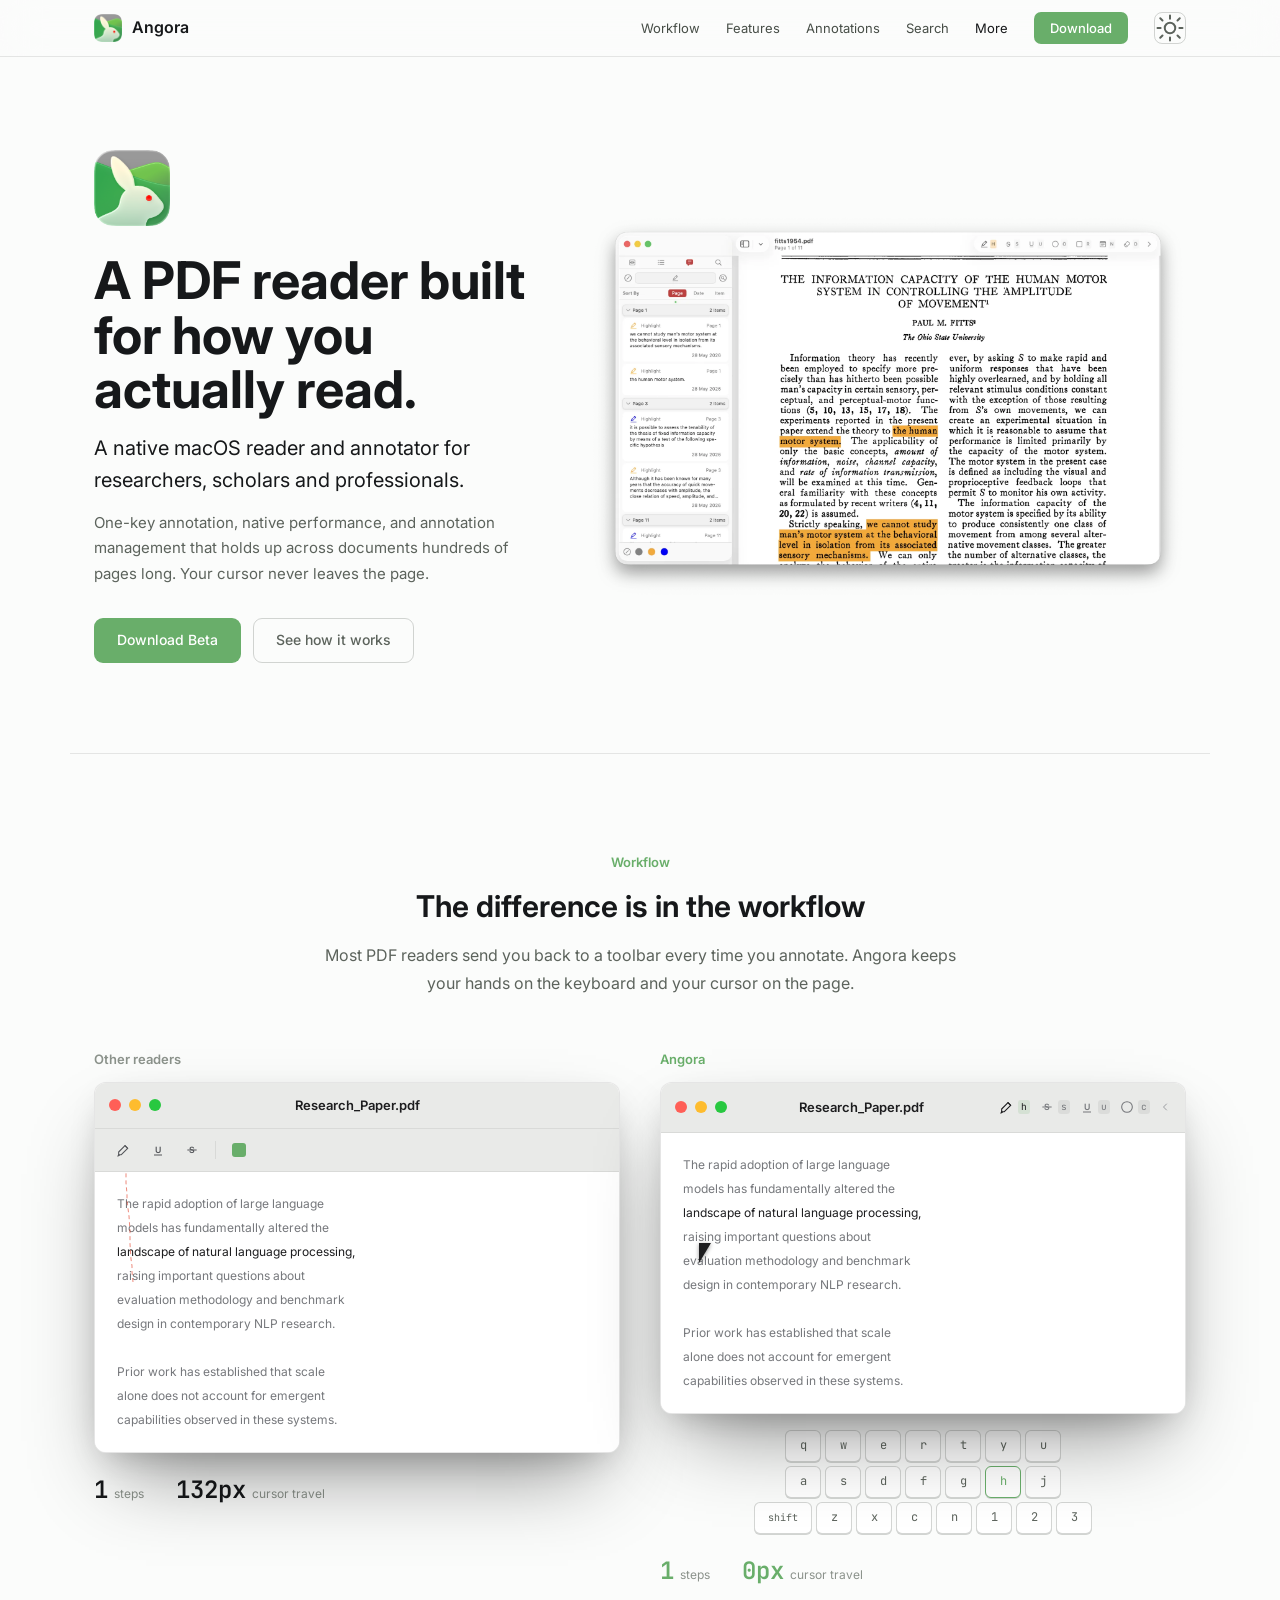
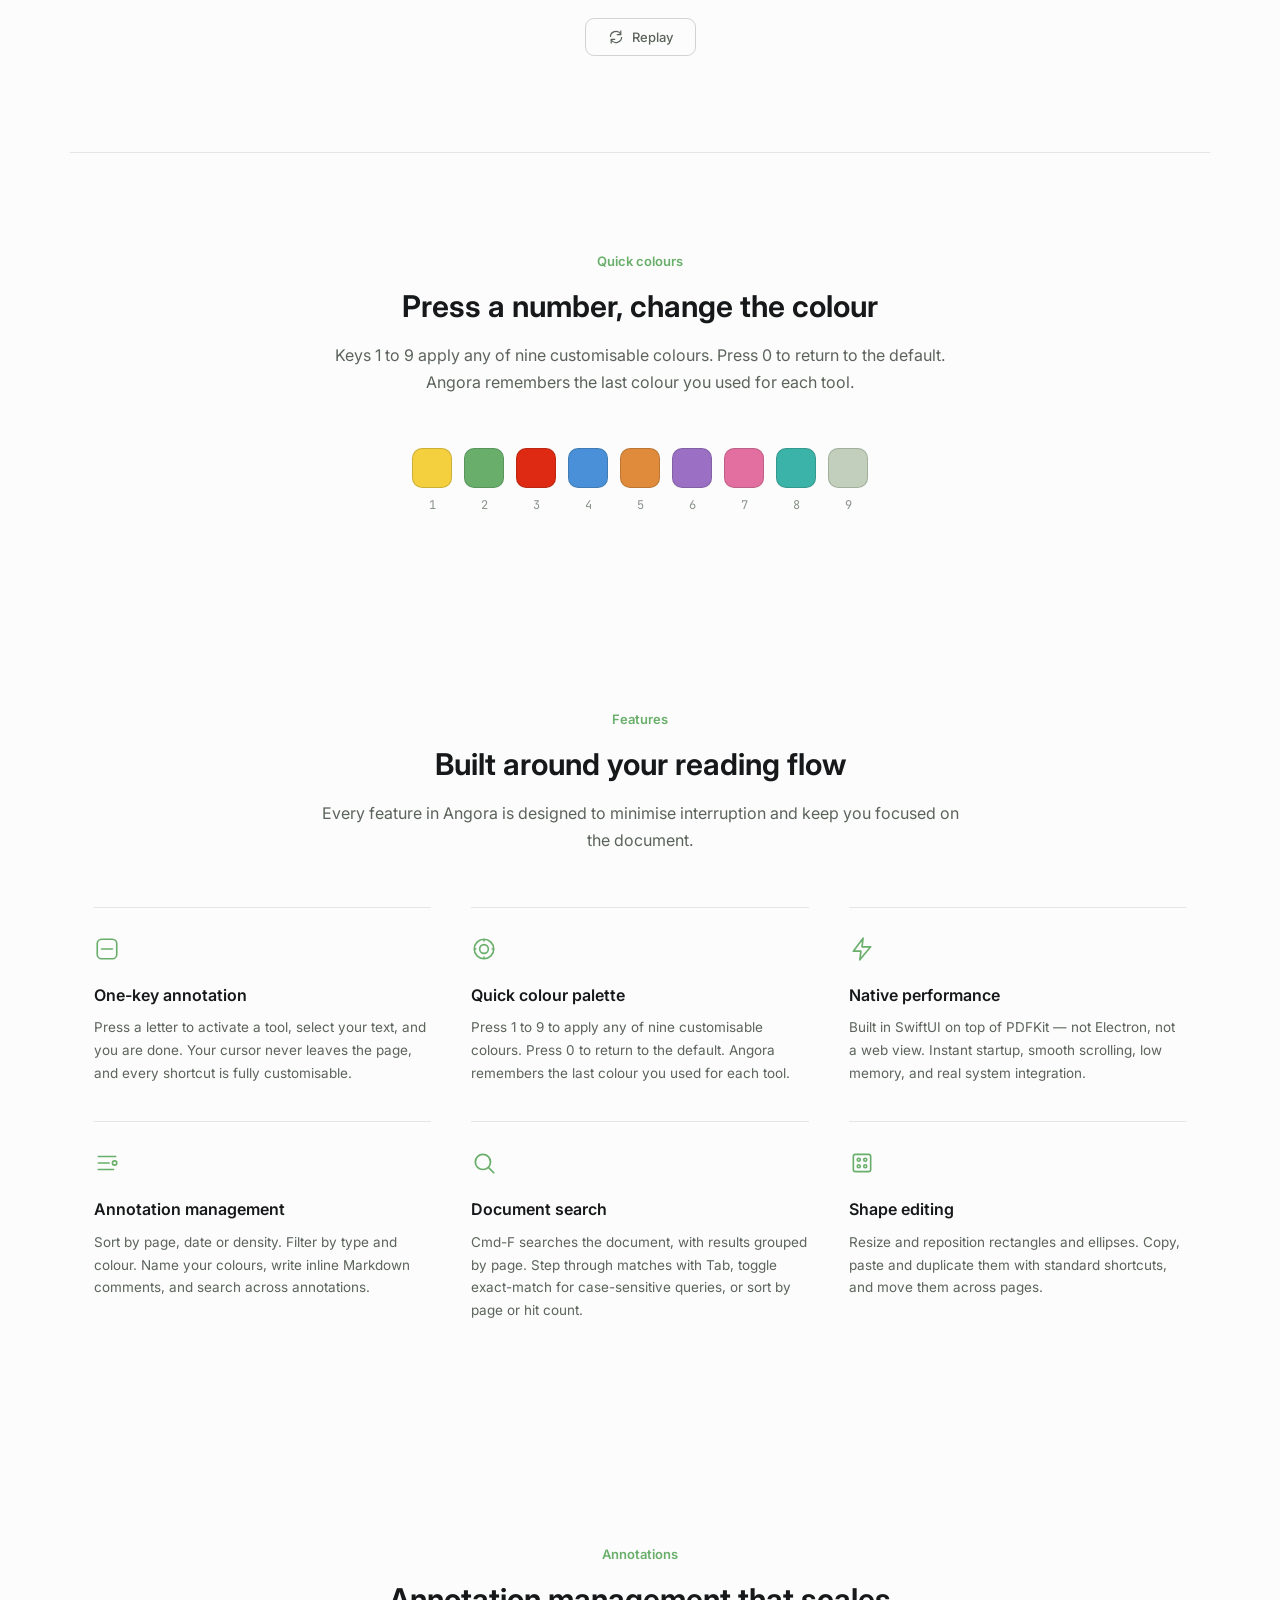
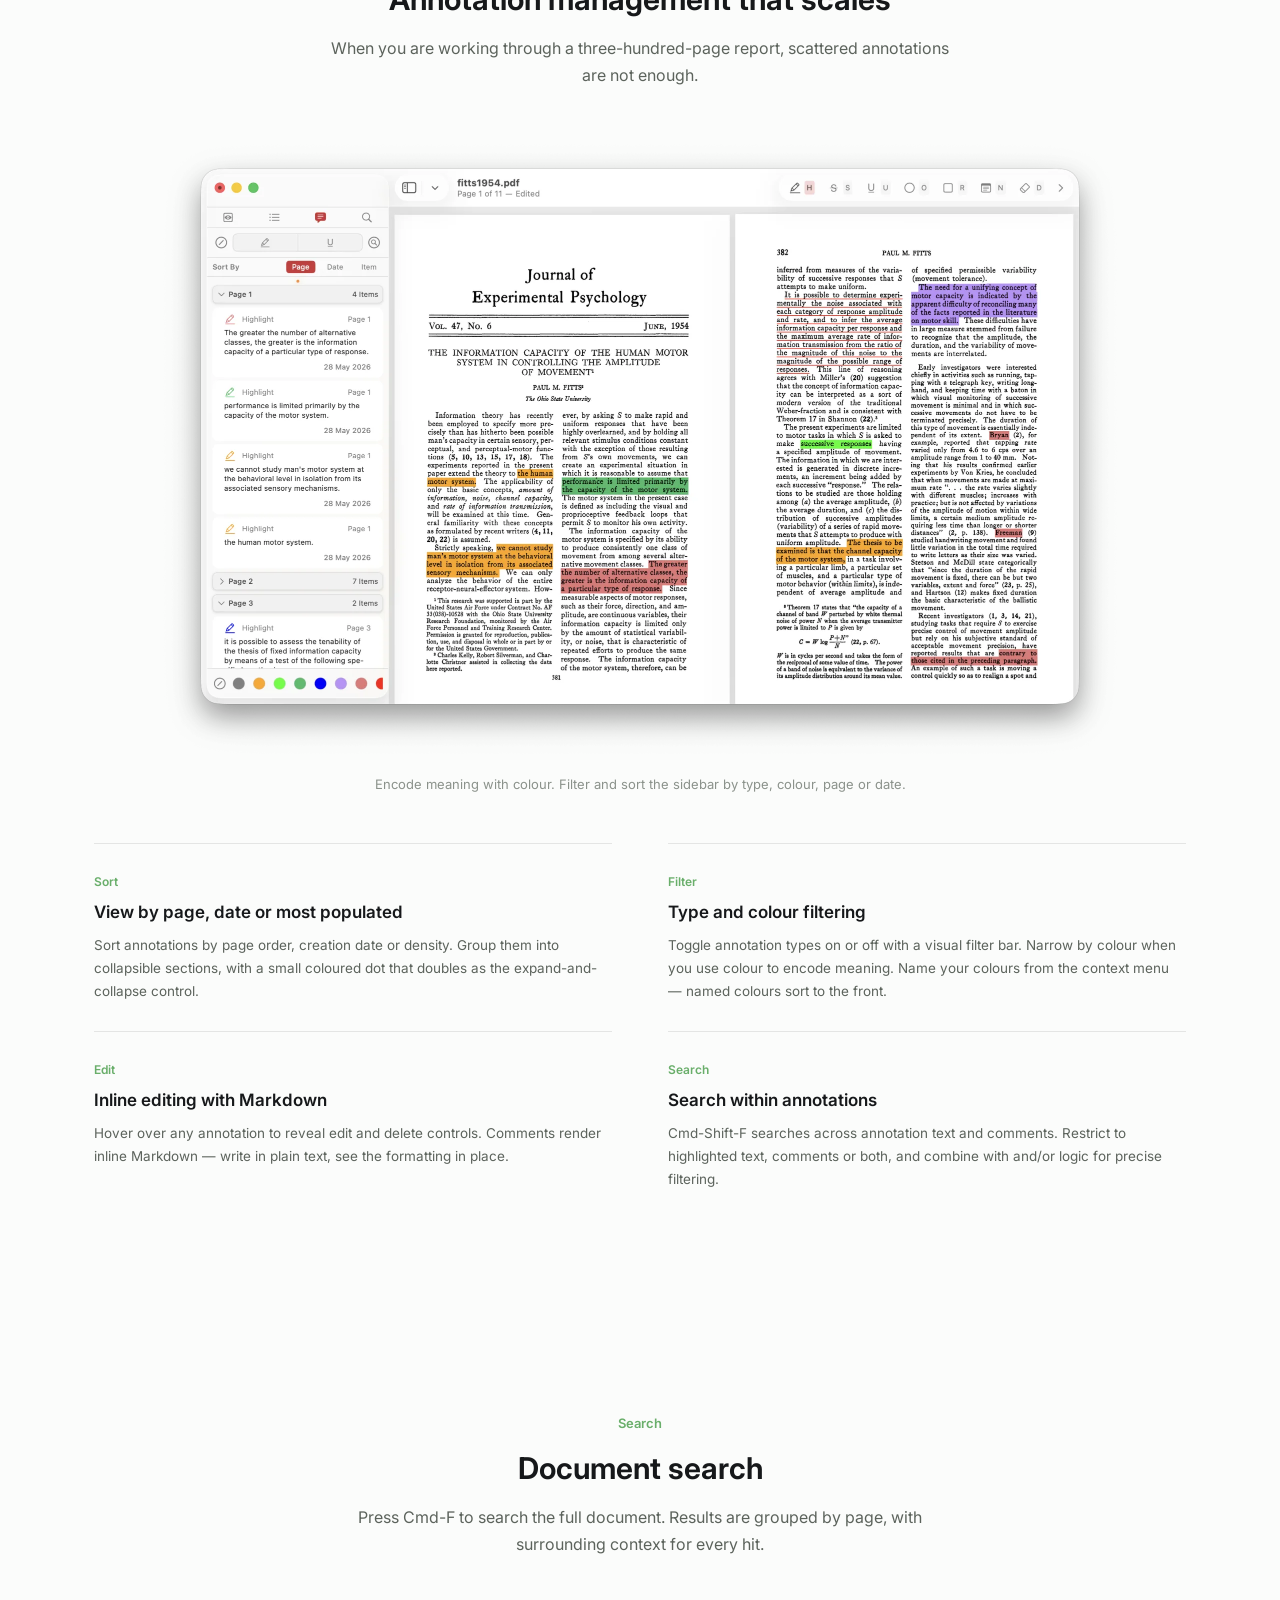
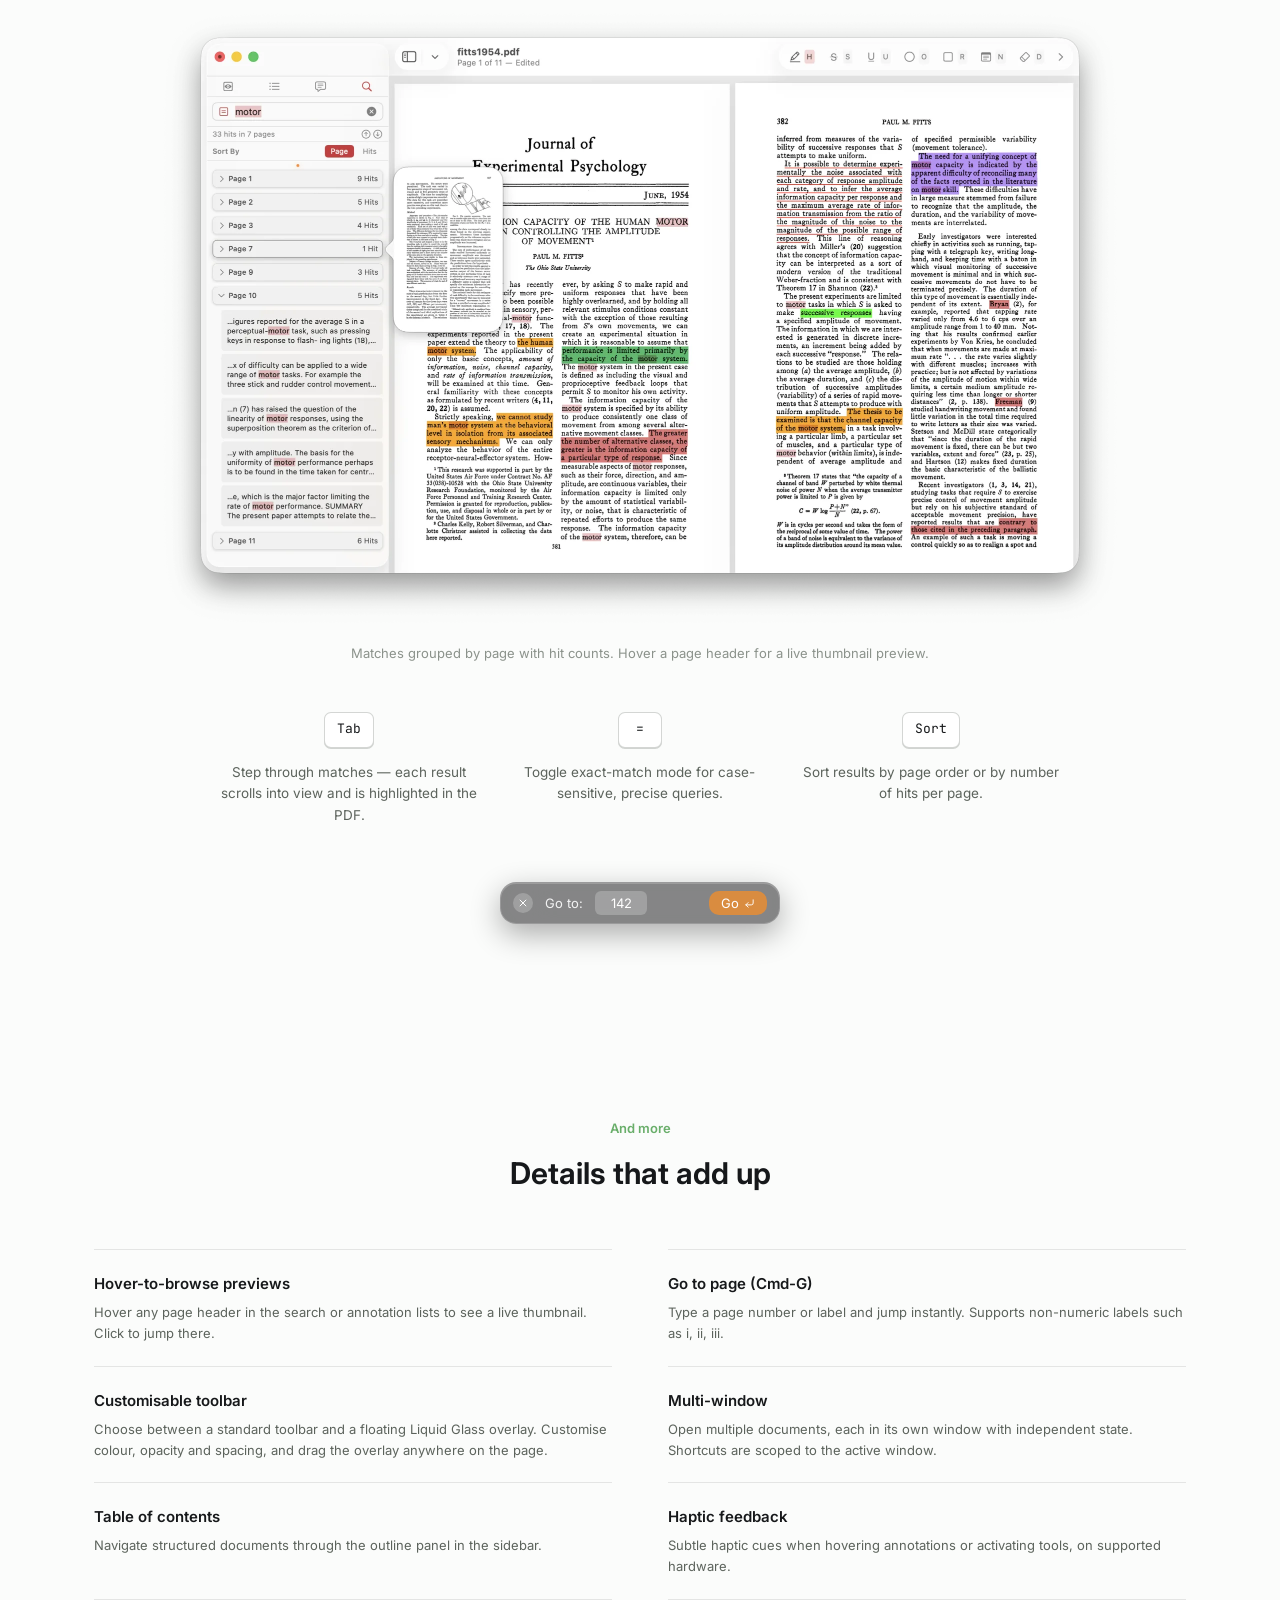
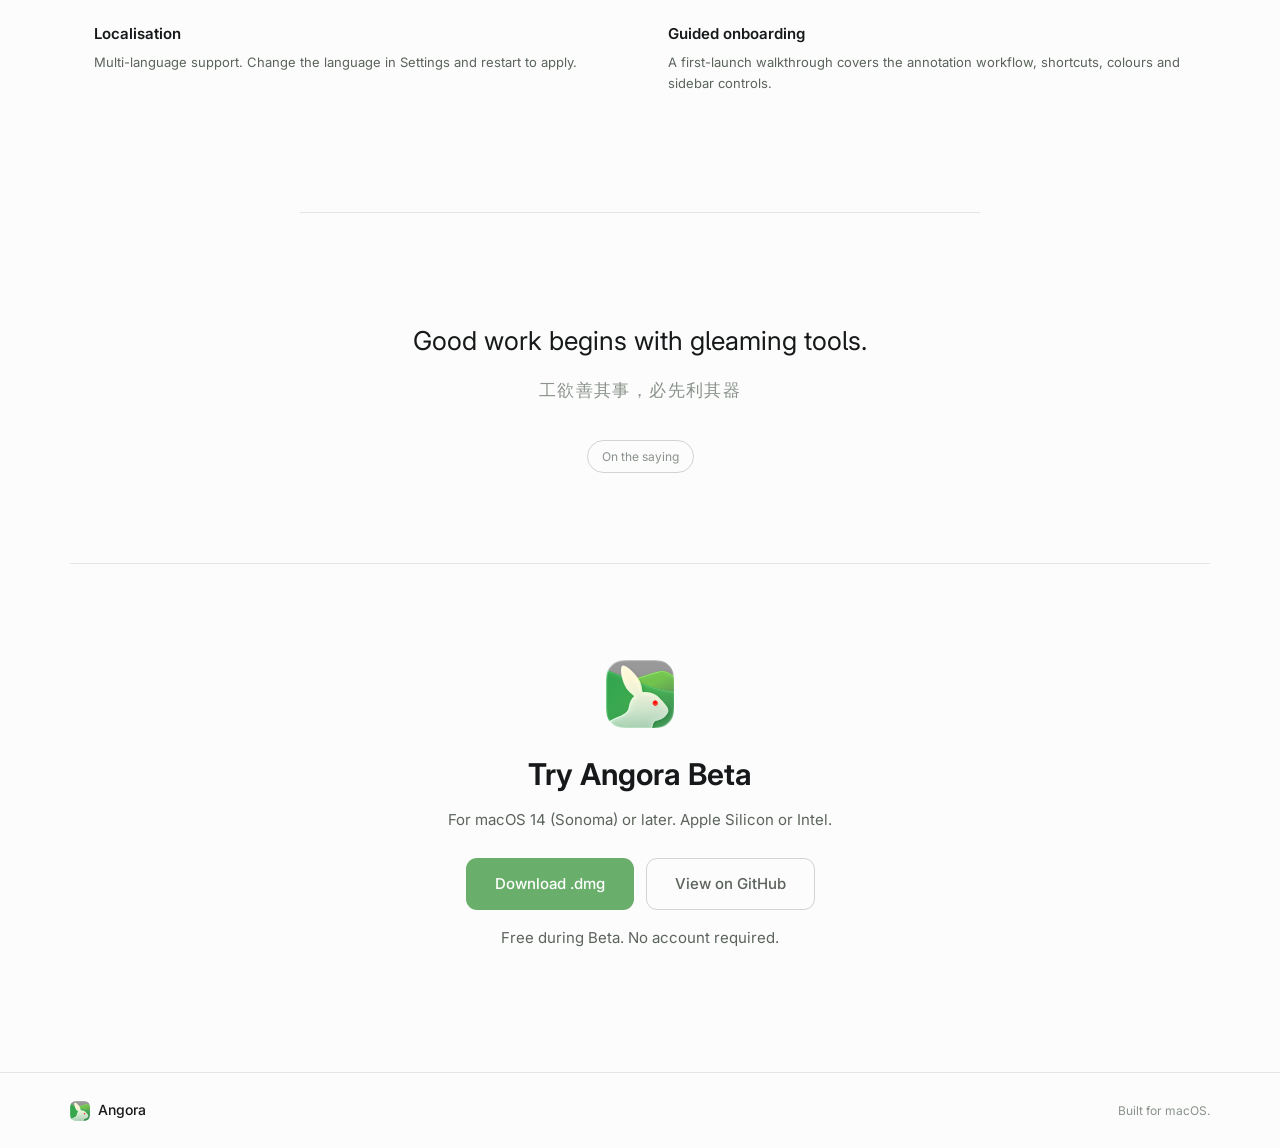
<file: landing/index.html>
<!DOCTYPE html>
<html lang="en" data-theme="dark">
<head>
  <meta charset="UTF-8">
  <meta name="viewport" content="width=device-width, initial-scale=1.0">
  <title>Angora — A PDF reader built for how you actually read</title>
  <meta name="description" content="Angora is a native macOS PDF reader and annotator for researchers, scholars and professionals. One-key annotation, native performance, and an annotation sidebar that scales to long documents.">
  <link rel="icon" type="image/png" href="assets/app-icon.png">
  <link rel="preconnect" href="https://fonts.googleapis.com">
  <link rel="preconnect" href="https://fonts.gstatic.com" crossorigin>
  <link href="https://fonts.googleapis.com/css2?family=Inter:wght@300;400;500;600;700&family=JetBrains+Mono:wght@400;500&display=swap" rel="stylesheet">
  <link rel="stylesheet" href="style.css">
  <script>
    // Set theme before paint to avoid flash of incorrect theme.
    (function () {
      try {
        var stored = localStorage.getItem('angora-theme');
        var theme = stored || (window.matchMedia('(prefers-color-scheme: light)').matches ? 'light' : 'dark');
        document.documentElement.setAttribute('data-theme', theme);
      } catch (e) {}
    })();
  </script>
</head>
<body>

  <!-- Navigation -->
  <nav class="nav" id="nav">
    <div class="nav-inner">
      <a href="#hero" class="nav-brand">
        <img src="assets/app-icon.png" alt="Angora" class="nav-icon">
        <span>Angora</span>
      </a>
      <div class="nav-links">
        <a href="#demo">Workflow</a>
        <a href="#features">Features</a>
        <a href="#annotations">Annotations</a>
        <a href="#search">Search</a>
        <a href="#more">More</a>
        <a href="#download" class="nav-cta">Download</a>
        <button class="theme-toggle" id="theme-toggle" aria-label="Toggle colour theme">
          <svg class="icon-moon" viewBox="0 0 24 24" fill="none" stroke="currentColor" stroke-width="1.6" stroke-linecap="round" stroke-linejoin="round"><path d="M21 12.8A9 9 0 1 1 11.2 3a7 7 0 0 0 9.8 9.8z"/></svg>
          <svg class="icon-sun" viewBox="0 0 24 24" fill="none" stroke="currentColor" stroke-width="1.6" stroke-linecap="round" stroke-linejoin="round"><circle cx="12" cy="12" r="4.2"/><path d="M12 2v2.5M12 19.5V22M4.2 4.2l1.8 1.8M18 18l1.8 1.8M2 12h2.5M19.5 12H22M4.2 19.8 6 18M18 6l1.8-1.8"/></svg>
        </button>
      </div>
    </div>
  </nav>

  <!-- Hero -->
  <section class="hero" id="hero">
    <div class="hero-content">
      <img src="assets/app-icon.png" alt="Angora app icon" class="hero-icon">
      <h1>A PDF reader built for how you actually read.</h1>
      <p class="hero-tagline">A native macOS reader and annotator for researchers, scholars and professionals.</p>
      <p class="hero-sub">One-key annotation, native performance, and annotation management that holds up across documents hundreds of pages long. Your cursor never leaves the page.</p>
      <div class="hero-actions">
        <a href="#download" class="btn btn-primary">Download Beta</a>
        <a href="#demo" class="btn btn-ghost">See how it works</a>
      </div>
    </div>

    <div class="hero-visual">
      <img src="assets/app-annotations.webp" alt="Angora showing a PDF with colour-coded highlights and the annotation sidebar, annotation tools embedded in the macOS toolbar" class="hero-shot" width="1920" height="1233">
    </div>
  </section>

  <!-- Interactive Demo -->
  <section class="section demo-section" id="demo">
    <div class="section-header">
      <span class="eyebrow">Workflow</span>
      <h2>The difference is in the workflow</h2>
      <p>Most PDF readers send you back to a toolbar every time you annotate. Angora keeps your hands on the keyboard and your cursor on the page.</p>
    </div>

    <div class="demo-container">
      <!-- Preview side -->
      <div class="demo-panel" id="demo-preview">
        <div class="demo-label">Other readers</div>
        <div class="os-window demo-window">
          <div class="os-titlebar">
            <div class="traffic"><span class="t-red"></span><span class="t-yellow"></span><span class="t-green"></span></div>
            <div class="os-title"><div class="t-name">Research_Paper.pdf</div></div>
            <div class="os-titlebar-trailing"></div>
          </div>
          <div class="demo-toolbar" id="preview-toolbar">
            <div class="demo-tool" id="preview-tool-highlight" title="Highlight">
              <svg viewBox="0 0 24 24" fill="none" stroke="currentColor" stroke-width="1.6" stroke-linecap="round" stroke-linejoin="round"><path d="M4 19h4l9.5-9.5-4-4L4 15z"/><path d="M13.5 5.5l4 4"/><path d="M4 19l-1.2 2.2L5 20"/></svg>
            </div>
            <div class="demo-tool" title="Underline">
              <svg viewBox="0 0 24 24" fill="none" stroke="currentColor" stroke-width="1.6"><text x="12" y="16" text-anchor="middle" font-size="13" font-weight="600" fill="currentColor" stroke="none">U</text><line x1="6" y1="19.5" x2="18" y2="19.5"/></svg>
            </div>
            <div class="demo-tool" title="Strikethrough">
              <svg viewBox="0 0 24 24" fill="none" stroke="currentColor" stroke-width="1.6"><text x="12" y="16" text-anchor="middle" font-size="13" font-weight="600" fill="currentColor" stroke="none">S</text><line x1="5" y1="12" x2="19" y2="12"/></svg>
            </div>
            <div class="demo-tool-separator"></div>
            <div class="demo-tool" title="Colour"><div class="demo-color-swatch"></div></div>
          </div>
          <div class="os-pdf">
            <div class="mock-pdf" id="preview-pdf">
              <div class="mock-text-line">The rapid adoption of large language</div>
              <div class="mock-text-line">models has fundamentally altered the</div>
              <div class="mock-text-line mock-target-line" id="preview-target">landscape of natural language processing,</div>
              <div class="mock-text-line">raising important questions about</div>
              <div class="mock-text-line">evaluation methodology and benchmark</div>
              <div class="mock-text-line">design in contemporary NLP research.</div>
              <div class="mock-text-line">&nbsp;</div>
              <div class="mock-text-line">Prior work has established that scale</div>
              <div class="mock-text-line">alone does not account for emergent</div>
              <div class="mock-text-line">capabilities observed in these systems.</div>
              <div class="mock-highlight-overlay" id="preview-highlight"></div>
              <div class="mock-cursor" id="preview-cursor"></div>
              <svg class="mock-cursor-path" id="preview-path"><polyline/></svg>
            </div>
          </div>
        </div>
        <div class="demo-stats" id="preview-stats">
          <div class="stat"><span class="stat-value" id="preview-steps">—</span><span class="stat-label">steps</span></div>
          <div class="stat"><span class="stat-value" id="preview-distance">—</span><span class="stat-label">cursor travel</span></div>
        </div>
      </div>

      <!-- Angora side -->
      <div class="demo-panel demo-panel-angora" id="demo-angora">
        <div class="demo-label demo-label-angora">Angora</div>
        <div class="os-window demo-window">
          <div class="os-titlebar with-tools">
            <div class="tb-left">
              <div class="traffic"><span class="t-red"></span><span class="t-yellow"></span><span class="t-green"></span></div>
            </div>
            <div class="os-title"><div class="t-name">Research_Paper.pdf</div></div>
            <div class="os-titlebar-trailing tb-tools">
              <div class="tb-tool" data-tool="H">
                <svg viewBox="0 0 24 24" fill="none" stroke="currentColor" stroke-width="1.6" stroke-linecap="round" stroke-linejoin="round"><path d="M4 19h4l9.5-9.5-4-4L4 15z"/><path d="M13.5 5.5l4 4"/><path d="M4 19l-1.2 2.2L5 20"/></svg>
                <span class="tb-key">h</span>
              </div>
              <div class="tb-tool">
                <svg viewBox="0 0 24 24" fill="none" stroke="currentColor" stroke-width="1.6"><text x="12" y="16" text-anchor="middle" font-size="13" font-weight="600" fill="currentColor" stroke="none">S</text><line x1="5" y1="12" x2="19" y2="12"/></svg>
                <span class="tb-key">s</span>
              </div>
              <div class="tb-tool">
                <svg viewBox="0 0 24 24" fill="none" stroke="currentColor" stroke-width="1.6"><text x="12" y="16" text-anchor="middle" font-size="13" font-weight="600" fill="currentColor" stroke="none">U</text><line x1="6" y1="19.5" x2="18" y2="19.5"/></svg>
                <span class="tb-key">u</span>
              </div>
              <div class="tb-tool">
                <svg viewBox="0 0 24 24" fill="none" stroke="currentColor" stroke-width="1.6"><circle cx="12" cy="12" r="8"/></svg>
                <span class="tb-key">c</span>
              </div>
              <span class="tb-chevron">
                <svg viewBox="0 0 24 24" fill="none" stroke="currentColor" stroke-width="2" stroke-linecap="round" stroke-linejoin="round"><polyline points="15 6 9 12 15 18"/></svg>
              </span>
            </div>
          </div>
          <div class="os-pdf">
            <div class="mock-pdf" id="angora-pdf">
              <div class="mock-text-line">The rapid adoption of large language</div>
              <div class="mock-text-line">models has fundamentally altered the</div>
              <div class="mock-text-line mock-target-line" id="angora-target">landscape of natural language processing,</div>
              <div class="mock-text-line">raising important questions about</div>
              <div class="mock-text-line">evaluation methodology and benchmark</div>
              <div class="mock-text-line">design in contemporary NLP research.</div>
              <div class="mock-text-line">&nbsp;</div>
              <div class="mock-text-line">Prior work has established that scale</div>
              <div class="mock-text-line">alone does not account for emergent</div>
              <div class="mock-text-line">capabilities observed in these systems.</div>
              <div class="mock-highlight-overlay" id="angora-highlight"></div>
              <div class="mock-cursor" id="angora-cursor"></div>
              <svg class="mock-cursor-path" id="angora-path"><polyline/></svg>
            </div>
          </div>
        </div>
        <!-- Mock keyboard -->
        <div class="mock-keyboard" id="mock-keyboard">
          <div class="kb-row">
            <div class="kb-key" data-key="Q">q</div>
            <div class="kb-key" data-key="W">w</div>
            <div class="kb-key" data-key="E">e</div>
            <div class="kb-key" data-key="R">r</div>
            <div class="kb-key" data-key="T">t</div>
            <div class="kb-key" data-key="Y">y</div>
            <div class="kb-key" data-key="U">u</div>
          </div>
          <div class="kb-row">
            <div class="kb-key" data-key="A">a</div>
            <div class="kb-key" data-key="S">s</div>
            <div class="kb-key" data-key="D">d</div>
            <div class="kb-key" data-key="F">f</div>
            <div class="kb-key" data-key="G">g</div>
            <div class="kb-key kb-key-tool" data-key="H">h</div>
            <div class="kb-key" data-key="J">j</div>
          </div>
          <div class="kb-row">
            <div class="kb-key kb-key-wide">shift</div>
            <div class="kb-key" data-key="Z">z</div>
            <div class="kb-key" data-key="X">x</div>
            <div class="kb-key" data-key="C">c</div>
            <div class="kb-key" data-key="N">n</div>
            <div class="kb-key" data-key="1">1</div>
            <div class="kb-key" data-key="2">2</div>
            <div class="kb-key" data-key="3">3</div>
          </div>
        </div>
        <div class="demo-stats" id="angora-stats">
          <div class="stat"><span class="stat-value" id="angora-steps">—</span><span class="stat-label">steps</span></div>
          <div class="stat"><span class="stat-value" id="angora-distance">—</span><span class="stat-label">cursor travel</span></div>
        </div>
      </div>
    </div>

    <button class="btn btn-ghost demo-replay" id="demo-replay">
      <svg viewBox="0 0 20 20" fill="none" stroke="currentColor" stroke-width="1.5"><path d="M3 10a7 7 0 0 1 12.9-3.7M17 10a7 7 0 0 1-12.9 3.7"/><polyline points="16 2 16 7 11 7"/><polyline points="4 18 4 13 9 13"/></svg>
      Replay
    </button>
  </section>

  <!-- Quick colours -->
  <section class="section palette-section">
    <div class="section-header">
      <span class="eyebrow">Quick colours</span>
      <h2>Press a number, change the colour</h2>
      <p>Keys 1 to 9 apply any of nine customisable colours. Press 0 to return to the default. Angora remembers the last colour you used for each tool.</p>
    </div>
    <div class="palette">
      <div class="swatch"><span class="swatch-dot" style="background:#f4d03f"></span><span class="swatch-num">1</span></div>
      <div class="swatch"><span class="swatch-dot" style="background:#69ae6a"></span><span class="swatch-num">2</span></div>
      <div class="swatch"><span class="swatch-dot" style="background:#de2a12"></span><span class="swatch-num">3</span></div>
      <div class="swatch"><span class="swatch-dot" style="background:#4a90d9"></span><span class="swatch-num">4</span></div>
      <div class="swatch"><span class="swatch-dot" style="background:#e08a3c"></span><span class="swatch-num">5</span></div>
      <div class="swatch"><span class="swatch-dot" style="background:#9b6fc4"></span><span class="swatch-num">6</span></div>
      <div class="swatch"><span class="swatch-dot" style="background:#e36fa0"></span><span class="swatch-num">7</span></div>
      <div class="swatch"><span class="swatch-dot" style="background:#3bb3a8"></span><span class="swatch-num">8</span></div>
      <div class="swatch"><span class="swatch-dot" style="background:#c1cfbc"></span><span class="swatch-num">9</span></div>
    </div>
  </section>

  <!-- Features -->
  <section class="section" id="features">
    <div class="section-header">
      <span class="eyebrow">Features</span>
      <h2>Built around your reading flow</h2>
      <p>Every feature in Angora is designed to minimise interruption and keep you focused on the document.</p>
    </div>

    <div class="features-grid">
      <div class="feature reveal">
        <div class="feature-icon"><svg viewBox="0 0 24 24" fill="none" stroke="currentColor" stroke-width="1.5" stroke-linecap="round" stroke-linejoin="round"><rect x="3" y="3" width="18" height="18" rx="4"/><path d="M7 12h10"/></svg></div>
        <h3>One-key annotation</h3>
        <p>Press a letter to activate a tool, select your text, and you are done. Your cursor never leaves the page, and every shortcut is fully customisable.</p>
      </div>
      <div class="feature reveal">
        <div class="feature-icon"><svg viewBox="0 0 24 24" fill="none" stroke="currentColor" stroke-width="1.5"><circle cx="12" cy="12" r="4"/><circle cx="12" cy="12" r="9"/><path d="M12 3v2m0 14v2M3 12h2m14 0h2"/></svg></div>
        <h3>Quick colour palette</h3>
        <p>Press 1 to 9 to apply any of nine customisable colours. Press 0 to return to the default. Angora remembers the last colour you used for each tool.</p>
      </div>
      <div class="feature reveal">
        <div class="feature-icon"><svg viewBox="0 0 24 24" fill="none" stroke="currentColor" stroke-width="1.5" stroke-linejoin="round"><path d="M13 2 4 14h7l-1 8 10-12h-8l1-8z"/></svg></div>
        <h3>Native performance</h3>
        <p>Built in SwiftUI on top of PDFKit — not Electron, not a web view. Instant startup, smooth scrolling, low memory, and real system integration.</p>
      </div>
      <div class="feature reveal">
        <div class="feature-icon"><svg viewBox="0 0 24 24" fill="none" stroke="currentColor" stroke-width="1.5" stroke-linecap="round"><path d="M4 6h16M4 12h10M4 18h14"/><circle cx="19" cy="12" r="2"/></svg></div>
        <h3>Annotation management</h3>
        <p>Sort by page, date or density. Filter by type and colour. Name your colours, write inline Markdown comments, and search across annotations.</p>
      </div>
      <div class="feature reveal">
        <div class="feature-icon"><svg viewBox="0 0 24 24" fill="none" stroke="currentColor" stroke-width="1.6" stroke-linecap="round"><circle cx="11" cy="11" r="7"/><path d="M21 21l-4.35-4.35"/></svg></div>
        <h3>Document search</h3>
        <p>Cmd-F searches the document, with results grouped by page. Step through matches with Tab, toggle exact-match for case-sensitive queries, or sort by page or hit count.</p>
      </div>
      <div class="feature reveal">
        <div class="feature-icon"><svg viewBox="0 0 24 24" fill="none" stroke="currentColor" stroke-width="1.5"><rect x="4" y="4" width="16" height="16" rx="2"/><circle cx="9" cy="9" r="1.4"/><circle cx="15" cy="9" r="1.4"/><circle cx="9" cy="15" r="1.4"/><circle cx="15" cy="15" r="1.4"/></svg></div>
        <h3>Shape editing</h3>
        <p>Resize and reposition rectangles and ellipses. Copy, paste and duplicate them with standard shortcuts, and move them across pages.</p>
      </div>
    </div>
  </section>

  <!-- Annotation Management -->
  <section class="section" id="annotations">
    <div class="section-header">
      <span class="eyebrow">Annotations</span>
      <h2>Annotation management that scales</h2>
      <p>When you are working through a three-hundred-page report, scattered annotations are not enough.</p>
    </div>

    <figure class="app-shot reveal">
      <img src="assets/app-colours.webp" alt="Angora with colour-coded highlights across a paper and the colour palette open in the annotation sidebar" loading="lazy" width="1920" height="1233">
      <figcaption>Encode meaning with colour. Filter and sort the sidebar by type, colour, page or date.</figcaption>
    </figure>

    <div class="detail-grid">
      <div class="detail-item reveal">
        <div class="detail-label">Sort</div>
        <h3>View by page, date or most populated</h3>
        <p>Sort annotations by page order, creation date or density. Group them into collapsible sections, with a small coloured dot that doubles as the expand-and-collapse control.</p>
      </div>
      <div class="detail-item reveal">
        <div class="detail-label">Filter</div>
        <h3>Type and colour filtering</h3>
        <p>Toggle annotation types on or off with a visual filter bar. Narrow by colour when you use colour to encode meaning. Name your colours from the context menu — named colours sort to the front.</p>
      </div>
      <div class="detail-item reveal">
        <div class="detail-label">Edit</div>
        <h3>Inline editing with Markdown</h3>
        <p>Hover over any annotation to reveal edit and delete controls. Comments render inline Markdown — write in plain text, see the formatting in place.</p>
      </div>
      <div class="detail-item reveal">
        <div class="detail-label">Search</div>
        <h3>Search within annotations</h3>
        <p>Cmd-Shift-F searches across annotation text and comments. Restrict to highlighted text, comments or both, and combine with and/or logic for precise filtering.</p>
      </div>
    </div>
  </section>

  <!-- Search -->
  <section class="section" id="search">
    <div class="section-header">
      <span class="eyebrow">Search</span>
      <h2>Document search</h2>
      <p>Press Cmd-F to search the full document. Results are grouped by page, with surrounding context for every hit.</p>
    </div>

    <figure class="app-shot reveal">
      <img src="assets/app-search.webp" alt="Angora document search showing 33 hits across 7 pages grouped by page, with a hover thumbnail preview of a result" loading="lazy" width="1920" height="1233">
      <figcaption>Matches grouped by page with hit counts. Hover a page header for a live thumbnail preview.</figcaption>
    </figure>

    <div class="search-features">
      <div class="search-feature reveal">
        <span class="search-key">Tab</span>
        <p>Step through matches — each result scrolls into view and is highlighted in the PDF.</p>
      </div>
      <div class="search-feature reveal">
        <span class="search-key">=</span>
        <p>Toggle exact-match mode for case-sensitive, precise queries.</p>
      </div>
      <div class="search-feature reveal">
        <span class="search-key">Sort</span>
        <p>Sort results by page order or by number of hits per page.</p>
      </div>
    </div>

    <!-- Faithful ⌘G go-to-page glass pill -->
    <div class="goto-demo reveal">
      <div class="goto-pill">
        <span class="goto-close"><svg viewBox="0 0 24 24" fill="none" stroke="currentColor" stroke-width="2.4" stroke-linecap="round"><line x1="5" y1="5" x2="19" y2="19"/><line x1="19" y1="5" x2="5" y2="19"/></svg></span>
        <span class="goto-label">Go to:</span>
        <span class="goto-field">142</span>
        <span class="goto-go">Go <svg viewBox="0 0 24 24" fill="none" stroke="currentColor" stroke-width="2" stroke-linecap="round" stroke-linejoin="round"><polyline points="9 10 4 15 9 20"/><path d="M20 4v7a4 4 0 0 1-4 4H4"/></svg></span>
      </div>
    </div>
  </section>

  <!-- More -->
  <section class="section" id="more">
    <div class="section-header">
      <span class="eyebrow">And more</span>
      <h2>Details that add up</h2>
    </div>

    <div class="more-grid">
      <div class="more-item reveal">
        <h3>Hover-to-browse previews</h3>
        <p>Hover any page header in the search or annotation lists to see a live thumbnail. Click to jump there.</p>
      </div>
      <div class="more-item reveal">
        <h3>Go to page (Cmd-G)</h3>
        <p>Type a page number or label and jump instantly. Supports non-numeric labels such as i, ii, iii.</p>
      </div>
      <div class="more-item reveal">
        <h3>Customisable toolbar</h3>
        <p>Choose between a standard toolbar and a floating Liquid Glass overlay. Customise colour, opacity and spacing, and drag the overlay anywhere on the page.</p>
      </div>
      <div class="more-item reveal">
        <h3>Multi-window</h3>
        <p>Open multiple documents, each in its own window with independent state. Shortcuts are scoped to the active window.</p>
      </div>
      <div class="more-item reveal">
        <h3>Table of contents</h3>
        <p>Navigate structured documents through the outline panel in the sidebar.</p>
      </div>
      <div class="more-item reveal">
        <h3>Haptic feedback</h3>
        <p>Subtle haptic cues when hovering annotations or activating tools, on supported hardware.</p>
      </div>
      <div class="more-item reveal">
        <h3>Localisation</h3>
        <p>Multi-language support. Change the language in Settings and restart to apply.</p>
      </div>
      <div class="more-item reveal">
        <h3>Guided onboarding</h3>
        <p>A first-launch walkthrough covers the annotation workflow, shortcuts, colours and sidebar controls.</p>
      </div>
    </div>
  </section>

  <!-- Aphorism / epigraph -->
  <section class="aphorism reveal" aria-label="Epigraph">
    <p class="aphorism-en">Good work begins with gleaming tools.</p>
    <p class="aphorism-zh" lang="zh-Hans">工欲善其事，必先利其器</p>
    <details class="aphorism-trivia">
      <summary>On the saying</summary>
      <div class="aphorism-trivia-body">
        <p>From the <em>Analects of Confucius</em>, Book XV. A student asked how to practise virtue; Confucius answered with a craftsman's metaphor — a workman who wishes to do his work well must first sharpen his tools. Two and a half millennia later, the line survives as a quiet argument that the quality of the work is inseparable from the quality of the instrument.</p>
        <p class="aphorism-cite">— 《论语 · 卫灵公》</p>
      </div>
    </details>
  </section>

  <!-- Download -->
  <section class="section download-section" id="download">
    <div class="download-content">
      <img src="assets/app-icon.png" alt="Angora" class="download-icon">
      <h2>Try Angora Beta</h2>
      <p>For macOS 14 (Sonoma) or later. Apple Silicon or Intel.</p>
      <div class="download-actions">
        <a href="#" class="btn btn-primary btn-large" id="download-dmg">Download .dmg</a>
        <a href="https://github.com/j-nivekk/AngoraAlpha/releases" class="btn btn-ghost btn-large" target="_blank" rel="noopener">View on GitHub</a>
      </div>
      <p class="download-note">Free during Beta. No account required.</p>
    </div>
  </section>

  <!-- Footer -->
  <footer class="footer">
    <div class="footer-inner">
      <div class="footer-brand">
        <img src="assets/app-icon.png" alt="Angora" class="footer-icon">
        <span>Angora</span>
      </div>
      <p class="footer-note">Built for macOS.</p>
    </div>
  </footer>

  <script src="script.js"></script>
</body>
</html>
</file>
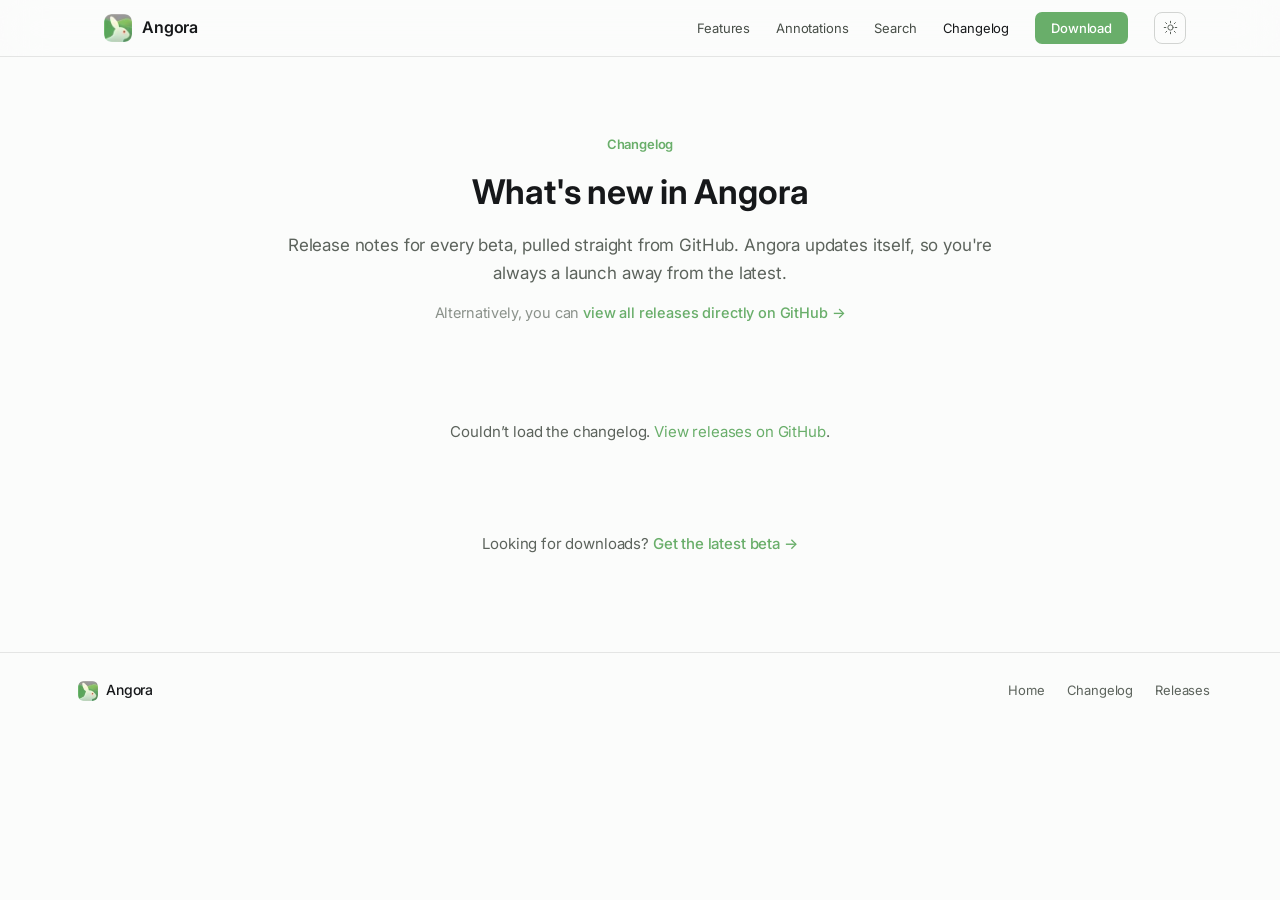
<file: changelog.html>
<!DOCTYPE html>
<html lang="en" data-theme="dark">

<head>
  <meta charset="UTF-8">
  <meta name="viewport" content="width=device-width, initial-scale=1.0">
  <title>Changelog — Angora</title>
  <meta name="description"
    content="What's new in Angora. Release notes for every Angora beta, pulled from GitHub Releases.">
  <link rel="icon" type="image/png" href="assets/icons/app-icon-64.png">
  <link rel="preload" href="assets/fonts/AlteHaasGroteskBold.woff2" as="font" type="font/woff2" crossorigin>
  <link rel="preconnect" href="https://fonts.googleapis.com">
  <link rel="preconnect" href="https://fonts.gstatic.com" crossorigin>
  <link rel="stylesheet" href="https://fonts.googleapis.com/css2?family=Inter:wght@400;500;600&display=swap">
  <link rel="stylesheet" href="style.css?v=8">

  <meta property="og:type" content="website">
  <meta property="og:title" content="Angora — Changelog">
  <meta property="og:description" content="What's new in Angora. Release notes for every beta.">
  <meta property="og:url" content="https://j-nivekk.github.io/Angora-Beta/changelog.html">
  <meta property="og:image" content="https://j-nivekk.github.io/Angora-Beta/assets/og-card.png">
  <meta name="twitter:card" content="summary_large_image">
  <meta name="twitter:image" content="https://j-nivekk.github.io/Angora-Beta/assets/og-card.png">

  <script>
    // Set theme before paint to avoid flash of incorrect theme.
    (function () {
      try {
        var stored = localStorage.getItem('angora-theme');
        var theme = stored || (window.matchMedia('(prefers-color-scheme: light)').matches ? 'light' : 'dark');
        document.documentElement.setAttribute('data-theme', theme);
      } catch (e) { }
    })();
  </script>
</head>

<body>

  <!-- Navigation -->
  <nav class="nav" id="nav">
    <div class="nav-inner">
      <a href="index.html#hero" class="nav-brand">
        <picture class="nav-icon-wrap">
          <source type="image/webp"
            srcset="assets/icons/app-icon-32.webp 32w, assets/icons/app-icon-64.webp 64w, assets/icons/app-icon-128.webp 128w"
            sizes="28px">
          <img src="assets/icons/app-icon-64.png"
            srcset="assets/icons/app-icon-32.png 32w, assets/icons/app-icon-64.png 64w, assets/icons/app-icon-128.png 128w"
            sizes="28px" alt="Angora" class="nav-icon" width="28" height="28" decoding="async">
        </picture>
        <span>Angora</span>
      </a>
      <div class="nav-links">
        <a href="index.html#features">Features</a>
        <a href="index.html#annotations">Annotations</a>
        <a href="index.html#search">Search</a>
        <a href="changelog.html" aria-current="page">Changelog</a>
        <a href="index.html#download" class="nav-cta">Download</a>
        <button class="theme-toggle" id="theme-toggle" aria-label="Toggle colour theme">
          <svg class="icon-moon" viewBox="0 0 24 24" fill="none" stroke="currentColor" stroke-width="1.6"
            stroke-linecap="round" stroke-linejoin="round">
            <path d="M21 12.8A9 9 0 1 1 11.2 3a7 7 0 0 0 9.8 9.8z" />
          </svg>
          <svg class="icon-sun" viewBox="0 0 24 24" fill="none" stroke="currentColor" stroke-width="1.6"
            stroke-linecap="round" stroke-linejoin="round">
            <circle cx="12" cy="12" r="4.2" />
            <path
              d="M12 2v2.5M12 19.5V22M4.2 4.2l1.8 1.8M18 18l1.8 1.8M2 12h2.5M19.5 12H22M4.2 19.8 6 18M18 6l1.8-1.8" />
          </svg>
        </button>
      </div>
    </div>
  </nav>

  <!-- Changelog -->
  <main class="section changelog-section">
    <div class="section-header">
      <span class="eyebrow">Changelog</span>
      <h1>What's new in Angora</h1>
      <p>Release notes for every beta, pulled straight from GitHub. Angora updates itself, so you're always a launch
        away from the latest.</p>
      <div class="changelog-alt">
        Alternatively, you can <a href="https://github.com/j-nivekk/Angora-Beta/releases" target="_blank" rel="noopener">view all releases directly on GitHub →</a>
      </div>
    </div>

    <div class="changelog-list" id="changelog-list">
      <p class="changelog-status" id="changelog-status">Loading release notes…</p>
    </div>

    <p class="changelog-foot">
      Looking for downloads? <a href="index.html#download">Get the latest beta →</a>
    </p>
  </main>

  <!-- Footer -->
  <footer class="footer">
    <div class="footer-inner">
      <div class="footer-brand">
        <picture class="footer-icon-wrap">
          <source type="image/webp"
            srcset="assets/icons/app-icon-32.webp 32w, assets/icons/app-icon-64.webp 64w, assets/icons/app-icon-128.webp 128w"
            sizes="20px">
          <img src="assets/icons/app-icon-32.png"
            srcset="assets/icons/app-icon-32.png 32w, assets/icons/app-icon-64.png 64w, assets/icons/app-icon-128.png 128w"
            sizes="20px" alt="Angora" class="footer-icon" width="20" height="20" loading="lazy" decoding="async">
        </picture>
        <span>Angora</span>
      </div>
      <div class="footer-links">
        <a href="index.html">Home</a>
        <a href="changelog.html">Changelog</a>
        <a href="https://github.com/j-nivekk/Angora-Beta/releases" target="_blank" rel="noopener">Releases</a>
      </div>
    </div>
  </footer>

  <script src="script.js?v=5"></script>
</body>

</html>
</file>
<file: style.css>
/* ===========================
   Angora Landing Page
   Ultra minimalist. No all-caps. No letter-spacing.
   Solids over gradients.
   Palette: #69AE6A (green), #DE2A12 (red), #C1CFBC (grey-green), greyscales.
   Light + dark theming via [data-theme].
   The mocked app window is always a light macOS 26 window.
   =========================== */

@font-face {
  font-family: 'Alte Haas Grotesk';
  src: url('assets/fonts/AlteHaasGroteskBold.woff2') format('woff2');
  font-weight: 700;
  font-style: normal;
  font-display: swap;
}

:root {
  /* Brand constants (theme-independent) */
  --green: #69ae6a;
  --green-strong: #58a05a;
  --green-soft: rgba(105, 174, 106, 0.14);
  --red: #de2a12;
  --red-soft: rgba(222, 42, 18, 0.12);
  --grey-green: #c1cfbc;

  --font: 'Inter', -apple-system, BlinkMacSystemFont, 'SF Pro Text', 'SF Pro', 'Helvetica Neue', sans-serif;
  --mono: ui-monospace, 'SF Mono', 'JetBrains Mono', Menlo, monospace;

  /* macOS 26 window tokens (fixed light appearance in both page themes) */
  --win-bg: #ffffff;
  --win-titlebar: #e9eae8;
  --win-sidebar: #f3f4f2;
  --win-text: #1d1d1f;
  --win-text-2: #76787c;
  --win-text-3: #9b9da1;
  --win-border: rgba(0, 0, 0, 0.10);
  --win-hairline: rgba(0, 0, 0, 0.07);
  --win-accent: #69ae6a;
  --win-accent-soft: rgba(105, 174, 106, 0.16);
  --win-exact-red: #b84747;
  --win-amber: rgb(217, 140, 64);
  --win-shadow: 0 40px 80px -24px rgba(0, 0, 0, 0.45), 0 12px 32px -12px rgba(0, 0, 0, 0.22);
  --win-radius: 12px;
}

[data-theme='dark'] {
  --bg: #0d0d0d;
  --bg-2: #161616;
  --surface: #1a1a1a;
  --surface-2: #202020;
  --text: #e9ebe8;
  --text-2: #9aa39a;
  --text-3: #646b64;
  --border: rgba(193, 207, 188, 0.12);
  --border-2: rgba(193, 207, 188, 0.22);
  --nav-bg: rgba(13, 13, 13, 0.72);
  --nav-link: #bcc3bb;
  --code-bg: #1c1c1c;
}

[data-theme='light'] {
  --bg: #fbfcfb;
  --bg-2: #f1f3f0;
  --surface: #ffffff;
  --surface-2: #f6f7f5;
  --text: #16181a;
  --text-2: #5c635c;
  --text-3: #8b928b;
  --border: rgba(20, 32, 20, 0.10);
  --border-2: rgba(20, 32, 20, 0.18);
  --nav-bg: rgba(251, 252, 251, 0.78);
  --nav-link: #474e47;
  --code-bg: #eef0ed;
}

*,
*::before,
*::after {
  box-sizing: border-box;
  margin: 0;
  padding: 0;
}

html {
  scroll-behavior: smooth;
  -webkit-font-smoothing: antialiased;
  -moz-osx-font-smoothing: grayscale;
}

body {
  font-family: var(--font);
  background: var(--bg);
  color: var(--text);
  line-height: 1.6;
  font-size: 15px;
  letter-spacing: -0.01em;
  transition: background 0.3s ease, color 0.3s ease;
}

a {
  color: inherit;
  text-decoration: none;
}

img {
  max-width: 100%;
  display: block;
}

picture {
  display: contents;
}

::selection {
  background: var(--green-soft);
}

/* ===========================
   Navigation
   =========================== */

.nav {
  position: fixed;
  top: 0;
  left: 0;
  right: 0;
  z-index: 100;
  background: var(--nav-bg);
  backdrop-filter: blur(20px) saturate(150%);
  -webkit-backdrop-filter: blur(20px) saturate(150%);
  border-bottom: 1px solid var(--border);
}

.nav-inner {
  max-width: 1140px;
  margin: 0 auto;
  padding: 0 24px;
  height: 56px;
  display: flex;
  align-items: center;
  justify-content: space-between;
}

.nav-brand {
  display: flex;
  align-items: center;
  gap: 10px;
  font-weight: 600;
  font-size: 16px;
}

.nav-icon {
  width: 28px;
  height: 28px;
  border-radius: 7px;
  flex: none;
}

.nav-links {
  display: flex;
  align-items: center;
  gap: 26px;
}

.nav-links a {
  font-size: 13px;
  color: var(--nav-link);
  transition: color 0.2s ease;
}

.nav-links a:hover,
.nav-links a.active {
  color: var(--text);
}

.nav-cta {
  background: var(--green);
  color: #ffffff !important;
  padding: 6px 16px;
  border-radius: 7px;
  font-weight: 500;
  transition: background 0.2s ease;
}

.nav-cta:hover {
  background: var(--green-strong);
}

/* Theme toggle */
.theme-toggle {
  display: inline-flex;
  align-items: center;
  justify-content: center;
  width: 32px;
  height: 32px;
  border: 1px solid var(--border-2);
  border-radius: 8px;
  background: transparent;
  color: var(--text-2);
  cursor: pointer;
  transition: color 0.2s ease, border-color 0.2s ease;
}

.theme-toggle svg {
  width: 15px;
  height: 15px;
  display: block;
}

.theme-toggle:hover {
  color: var(--text);
  border-color: var(--grey-green);
}

.theme-toggle .icon-sun { display: none; }
.theme-toggle .icon-moon { display: block; }
[data-theme='light'] .theme-toggle .icon-sun { display: block; }
[data-theme='light'] .theme-toggle .icon-moon { display: none; }

/* ===========================
   Buttons
   =========================== */

.btn {
  display: inline-flex;
  align-items: center;
  gap: 8px;
  padding: 10px 22px;
  border-radius: 9px;
  font-size: 14px;
  font-weight: 500;
  font-family: var(--font);
  cursor: pointer;
  transition: background 0.2s ease, border-color 0.2s ease, color 0.2s ease;
  border: 1px solid transparent;
  outline: none;
}

.btn-primary {
  background: var(--green);
  color: #ffffff;
}

.btn-primary:hover {
  background: var(--green-strong);
}

.btn-ghost {
  background: transparent;
  border-color: var(--border-2);
  color: var(--text-2);
}

.btn-ghost:hover {
  border-color: var(--grey-green);
  color: var(--text);
}

.btn-large {
  padding: 13px 28px;
  font-size: 15px;
  border-radius: 11px;
}

/* ===========================
   Hero — composable poster (Figma node 311:27)
   Pixel coordinates in this section come from the Figma OP frame
   (1920×1080). Card-relative units use cqw (1cqw = 1% of card width).
   =========================== */

.hero {
  max-width: none;
  margin: 0;
  padding: 56px 0 56px;
  display: flex;
  flex-direction: column;
  align-items: center;
  gap: 56px;
}

.hero-poster {
  --card-w: min(1349px, 70.26vw, calc((100svh - 56px) * 1349 / 1080)); /* 1349/1920 */
  position: relative;
  width: 100%;
  height: calc(var(--card-w) * 1080 / 1349);
  background: #21743e;
  overflow: hidden;
  display: flex;
  flex-direction: column;
}

/* Scribe — clipped to the OP frame just like the Figma annotation. */
.poster-scribe {
  position: absolute;
  top: 0;
  left: 50%;
  width: max(100%, calc(var(--card-w) * 1920 / 1349));
  height: calc(var(--card-w) * 1080 / 1349);
  transform: translateX(-50%);
  z-index: 2;
  pointer-events: none;
}

.scribe-draw {
  stroke-dasharray: 1;
  stroke-dashoffset: 1;
  animation: scribe-draw 2.6s cubic-bezier(0.65, 0.05, 0.36, 1) 0.35s forwards;
}

@keyframes scribe-draw {
  to { stroke-dashoffset: 0; }
}

@media (prefers-reduced-motion: reduce) {
  .scribe-draw { animation: none; stroke-dashoffset: 0; }
}

/* Main red card — z above scribe, in flow so the banner lands at y=1006. */
.poster-card {
  position: relative;
  z-index: 3;
  width: var(--card-w);
  margin: 0 auto;
  background: #ed3c3c;
  container-type: inline-size;
  container-name: card;
  color: #ffffff;
}

/* Static area replicates the original 1349×960 card exactly. */
.poster-card-static {
  position: relative;
  width: 100%;
  height: 71.16cqw; /* 960/1349 — matches Figma OP frame */
}

.poster-card-mark {
  position: absolute;
  top: 3.7cqw; /* 50/1349 */
  left: 50%;
  transform: translateX(-50%);
  font-family: 'Alte Haas Grotesk', var(--font);
  font-size: 1.35cqw;
  line-height: 1;
  font-weight: 700;
  letter-spacing: -0.03em;
  white-space: nowrap;
}

.poster-card-headline {
  position: absolute;
  top: 36cqw; /* 486/1349 — vertical centre */
  left: 50%;
  transform: translate(-50%, -50%);
  width: 88.07cqw; /* 1188/1349 */
  text-align: center;
  font-family: 'Alte Haas Grotesk', var(--font);
  font-size: 8.9cqw; /* 120/1349 */
  line-height: 0.833;
  font-weight: 700;
  letter-spacing: -0.03em;
}

.poster-card-aphorism {
  position: absolute;
  top: 59cqw; /* 796/1349 — vertical centre */
  left: 0;
  right: 38.62cqw; /* (1349-828)/1349 */
  transform: translateY(-50%);
  text-align: right;
  font-family: 'Songti SC', 'STSong', 'SimSun', 'Noto Serif SC', serif;
  font-size: 2.37cqw; /* 32/1349 */
  line-height: 1.2;
  font-weight: 700;
  letter-spacing: -0.03em;
}

/* Lower red banner — bg sits below the scribe (z:1), text sits above (z:3). */
.poster-banner {
  position: relative;
  width: var(--card-w);
  margin: calc(var(--card-w) * 46 / 1349) auto 0;
  height: calc(var(--card-w) * 74 / 1349);
  display: flex;
  align-items: center;
  justify-content: space-between;
  padding: 0 calc(var(--card-w) * 80 / 1349);
  color: #ffffff;
  font-family: 'Alte Haas Grotesk', var(--font);
  font-size: max(12px, calc(var(--card-w) * 30 / 1349));
  font-weight: 700;
  line-height: 0.9;
  letter-spacing: -0.03em;
  white-space: nowrap;
}

.poster-banner::before {
  content: '';
  position: absolute;
  inset: 0;
  background: #ed3c3c;
  border-top-left-radius: calc(var(--card-w) * 37 / 1349);
  border-top-right-radius: calc(var(--card-w) * 37 / 1349);
  z-index: 1;
}

.poster-banner > * {
  position: relative;
  z-index: 3;
}

/* Mobile / narrow viewports — make the poster take most of the screen. */
@media (max-width: 760px) {
  .hero-poster {
    --card-w: min(92vw, calc((100svh - 56px) * 1349 / 1080));
  }
}

.hero-meta {
  max-width: 680px;
  text-align: center;
  padding: 0 24px;
}

.hero-sub {
  font-size: clamp(17px, 2.1vw, 22px);
  color: var(--text-2);
  line-height: 1.5;
  letter-spacing: -0.015em;
  margin-bottom: 30px;
}

.hero-sub strong {
  color: var(--text);
  font-weight: 600;
}

.hero-actions {
  display: flex;
  gap: 12px;
  flex-wrap: wrap;
  justify-content: center;
}

.visually-hidden {
  position: absolute;
  width: 1px;
  height: 1px;
  padding: 0;
  margin: -1px;
  overflow: hidden;
  clip: rect(0, 0, 0, 0);
  white-space: nowrap;
  border: 0;
}

/* Hero preview — the app screenshot, shown below the poster.
   Real app screenshots ship with transparent margins + a baked-in window
   shadow, so they are shown plainly without extra borders or shadows. */
.hero-preview {
  max-width: 1140px;
  margin: 0 auto;
  padding: 0 24px 72px;
}

.hero-shot {
  width: 100%;
  height: auto;
  display: block;
}

/* ===========================
   macOS 26 Window (shared, always light)
   =========================== */

.os-window {
  background: var(--win-bg);
  border: 1px solid var(--win-border);
  border-radius: var(--win-radius);
  box-shadow: var(--win-shadow);
  overflow: hidden;
  position: relative;
  color: var(--win-text);
  font-size: 13px;
}

/* Titlebar */
.os-titlebar {
  display: grid;
  grid-template-columns: 1fr auto 1fr;
  align-items: center;
  height: 46px;
  padding: 0 14px;
  background: var(--win-titlebar);
  border-bottom: 1px solid var(--win-hairline);
}

.traffic {
  display: flex;
  align-items: center;
  gap: 8px;
}

.traffic span {
  width: 12px;
  height: 12px;
  border-radius: 50%;
  display: block;
}

.traffic .t-red { background: #ff5f57; }
.traffic .t-yellow { background: #febc2e; }
.traffic .t-green { background: #28c840; }

.os-title {
  text-align: center;
  line-height: 1.25;
}

.os-title .t-name {
  font-size: 13px;
  font-weight: 600;
  color: var(--win-text);
}

.os-title .t-sub {
  font-size: 11px;
  color: var(--win-text-2);
}

.os-titlebar-trailing {
  display: flex;
  align-items: center;
  justify-content: flex-end;
  gap: 14px;
  color: var(--win-text-2);
}

.os-titlebar-trailing svg { width: 16px; height: 16px; }

/* Standard macOS toolbar with embedded annotation tools (default mode) */
.os-titlebar.with-tools {
  grid-template-columns: auto minmax(0, 1fr) auto;
  height: 50px;
}

.tb-left {
  display: flex;
  align-items: center;
  gap: 12px;
}

.tb-sidebar {
  display: inline-flex;
  color: var(--win-text-2);
}

.tb-sidebar svg { width: 16px; height: 16px; }

.tb-tools {
  display: flex;
  align-items: center;
  gap: 1px;
}

.tb-tool {
  display: inline-flex;
  align-items: center;
  gap: 3px;
  padding: 3px 4px;
  border-radius: 6px;
  color: var(--win-text-2);
  cursor: default;
}

.tb-tool svg { width: 16px; height: 16px; }

.tb-key {
  font-family: var(--mono);
  font-size: 9.5px;
  line-height: 1;
  color: var(--win-text-2);
  background: rgba(0, 0, 0, 0.06);
  padding: 2px 3px;
  border-radius: 3px;
}

.tb-tool.active { color: var(--win-text); }

.tb-tool.active .tb-key {
  background: var(--win-accent-soft);
  color: var(--win-text);
}

.tb-chevron {
  display: inline-flex;
  align-items: center;
  color: var(--win-text-3);
  padding-left: 4px;
}

.tb-chevron svg { width: 12px; height: 12px; }

/* Body: split view */
.os-body {
  display: grid;
  grid-template-columns: 212px 1fr;
  min-height: 420px;
}

/* Sidebar */
.os-sidebar {
  background: var(--win-sidebar);
  border-right: 1px solid var(--win-hairline);
  display: flex;
  flex-direction: column;
  min-width: 0;
}

.os-sidebar-tabs {
  display: flex;
  align-items: center;
  padding: 8px 10px;
  gap: 2px;
  border-bottom: 1px solid var(--win-hairline);
}

.os-tab {
  flex: 1;
  display: flex;
  align-items: center;
  justify-content: center;
  height: 26px;
  border-radius: 6px;
  color: var(--win-text-2);
  cursor: default;
}

.os-tab svg { width: 17px; height: 17px; }

.os-tab.active {
  color: var(--win-accent);
}

.os-sidebar-sort {
  display: flex;
  align-items: center;
  gap: 6px;
  padding: 8px 12px 4px;
  font-size: 11px;
  color: var(--win-text-2);
}

.os-sidebar-sort .sort-label {
  font-weight: 600;
  margin-right: auto;
}

.os-sort-pill {
  padding: 2px 8px;
  border-radius: 5px;
  color: var(--win-text-2);
}

.os-sort-pill.active {
  background: var(--win-accent);
  color: #ffffff;
}

.os-anno-list {
  padding: 8px 10px 12px;
  display: flex;
  flex-direction: column;
  gap: 8px;
  overflow: hidden;
}

/* Annotation card — faithful to AnnotationItemView (rounded 8) */
.anno-card {
  border-radius: 8px;
  padding: 8px 12px;
  background: var(--win-bg);
  border: 1px solid transparent;
}

.anno-card.selected {
  background: var(--win-accent-soft);
  border-color: var(--win-accent);
}

.anno-row {
  display: flex;
  align-items: center;
  gap: 6px;
  font-size: 11.5px;
  color: var(--win-text-2);
}

.anno-row .anno-type-icon { width: 14px; height: 14px; flex: none; }
.anno-row .anno-type { font-size: 11.5px; }
.anno-row .anno-page { margin-left: auto; }

.anno-text {
  font-size: 12px;
  color: var(--win-text);
  margin-top: 4px;
  line-height: 1.5;
  display: -webkit-box;
  -webkit-line-clamp: 2;
  -webkit-box-orient: vertical;
  overflow: hidden;
}

.anno-date {
  font-size: 10px;
  color: var(--win-text-3);
  text-align: right;
  margin-top: 4px;
}

/* PDF detail area */
.os-pdf {
  position: relative;
  background: #d9dad7;
  padding: 26px 30px;
  overflow: hidden;
}

.os-page {
  background: #ffffff;
  border-radius: 3px;
  box-shadow: 0 1px 4px rgba(0, 0, 0, 0.14);
  padding: 26px 26px;
  height: 100%;
  position: relative;
}

.os-page .doc-title {
  font-size: 14px;
  font-weight: 700;
  color: #1d1d1f;
  margin-bottom: 14px;
}

.pdf-line {
  height: 8px;
  border-radius: 2px;
  background: #e6e7e4;
  margin-bottom: 11px;
}

.pdf-line.short { width: 62%; }
.pdf-line.mid { width: 84%; }

.pdf-line.is-highlight {
  background: rgba(105, 174, 106, 0.42);
}

.pdf-line.is-underline {
  background: #e6e7e4;
  box-shadow: 0 7px 0 -5px var(--red);
}

/* ===========================
   Liquid Glass (authentic in-app chrome only)
   =========================== */

/* Go-to-page pill (⌘G) */
.goto-pill {
  display: inline-flex;
  align-items: center;
  gap: 12px;
  padding: 8px 12px;
  width: 280px;
  background: rgba(60, 60, 62, 0.62);
  backdrop-filter: blur(24px) saturate(160%);
  -webkit-backdrop-filter: blur(24px) saturate(160%);
  border: 1px solid rgba(255, 255, 255, 0.18);
  box-shadow: 0 10px 30px rgba(0, 0, 0, 0.32), inset 0 1px 0 rgba(255, 255, 255, 0.2);
  border-radius: 16px;
  color: #ffffff;
}

.goto-close {
  width: 20px;
  height: 20px;
  border-radius: 10px;
  background: rgba(255, 255, 255, 0.22);
  display: flex;
  align-items: center;
  justify-content: center;
  flex: none;
}

.goto-close svg { width: 10px; height: 10px; }

.goto-label {
  font-size: 13px;
  color: rgba(255, 255, 255, 0.9);
}

.goto-field {
  width: 52px;
  height: 24px;
  border-radius: 6px;
  background: rgba(255, 255, 255, 0.22);
  display: flex;
  align-items: center;
  justify-content: center;
  font-size: 13px;
  color: #ffffff;
}

.goto-go {
  margin-left: auto;
  display: inline-flex;
  align-items: center;
  gap: 5px;
  height: 24px;
  padding: 0 12px;
  border-radius: 10px;
  background: var(--win-amber);
  color: #ffffff;
  font-size: 13px;
}

.goto-go svg { width: 11px; height: 11px; }

/* ===========================
   Section scaffolding
   =========================== */

.section {
  max-width: 1140px;
  margin: 0 auto;
  padding: 96px 24px;
}

.section-header {
  max-width: 720px;
  margin: 0 auto 56px;
  text-align: center;
}

.section-header h2 {
  font-family: 'Alte Haas Grotesk', var(--font);
  font-weight: 400;
  font-size: clamp(30px, 4vw, 46px);
  line-height: 1.1;
  letter-spacing: -0.03em;
  margin-bottom: 16px;
}

.section-header p {
  color: var(--text-2);
  font-size: 17px;
  line-height: 1.65;
}

.changelog-alt {
  margin-top: 14px;
  font-size: 14.5px;
  color: var(--text-3);
}

.changelog-alt a {
  color: var(--green);
  font-weight: 500;
  transition: opacity 0.15s ease;
}

.changelog-alt a:hover {
  opacity: 0.85;
}

.eyebrow {
  display: inline-block;
  font-size: 13px;
  font-weight: 600;
  color: var(--green);
  margin-bottom: 10px;
}

/* In-section app screenshots (baked-in shadow, transparent margins) */
.app-shot {
  max-width: 960px;
  margin: 0 auto 48px;
}

.app-shot img {
  width: 100%;
  height: auto;
  display: block;
}

.app-shot figcaption {
  text-align: center;
  font-size: 13px;
  color: var(--text-3);
  line-height: 1.6;
  margin-top: 16px;
}

/* ===========================
   Demo Section
   =========================== */

.demo-section {
  position: relative;
  border-top: 1px solid var(--border);
  border-bottom: 1px solid var(--border);
  padding-top: 24px;
  padding-bottom: 38px;
}

.demo-section .section-header {
  margin-bottom: 16px;
}

.demo-section .section-header h2 {
  font-size: 27px;
  margin-bottom: 6px;
}

.demo-section .section-header p {
  font-size: 14.5px;
  line-height: 1.4;
}

.demo-controls {
  display: flex;
  justify-content: flex-end;
  margin: -10px auto 6px;
  max-width: 1140px;
  padding: 0 24px;
}

.demo-switcher {
  display: none;
}

.demo-container {
  display: grid;
  grid-template-columns: 1fr 1fr;
  gap: 28px;
}

.demo-panel { position: relative; }

.demo-label {
  font-size: 13px;
  font-weight: 600;
  color: var(--text-3);
  margin-bottom: 8px;
}

.demo-label-angora { color: var(--green); }

/* Demo windows reuse .os-window; tighter body for the comparison */
.demo-window .os-pdf {
  min-height: 164px;
  padding: 0;
  background: var(--win-bg);
}

.demo-window .mock-pdf {
  padding: 16px 22px;
  position: relative;
  min-height: 164px;
}

.demo-toolbar {
  display: flex;
  align-items: center;
  gap: 4px;
  padding: 6px 14px;
  background: var(--win-titlebar);
  border-bottom: 1px solid var(--win-hairline);
}

.demo-tool {
  width: 30px;
  height: 26px;
  display: flex;
  align-items: center;
  justify-content: center;
  border-radius: 6px;
  color: #54565a;
}

.demo-tool svg { width: 16px; height: 16px; }

.demo-tool.active {
  background: var(--win-accent-soft);
  color: var(--win-accent);
}

.demo-tool-separator {
  width: 1px;
  height: 18px;
  background: var(--win-hairline);
  margin: 0 4px;
}

.demo-color-swatch {
  width: 14px;
  height: 14px;
  border-radius: 3px;
  background: var(--green);
}

.mock-text-line {
  font-size: 12px;
  line-height: 1.85;
  color: var(--win-text-2);
  position: relative;
  white-space: nowrap;
  overflow: hidden;
  text-overflow: ellipsis;
}

.mock-target-line { color: var(--win-text); }

/* Cursor */
.mock-cursor {
  position: absolute;
  width: 14px;
  height: 18px;
  z-index: 10;
  opacity: 0;
  pointer-events: none;
}

.mock-cursor::before {
  content: '';
  position: absolute;
  top: 0;
  left: 0;
  width: 0;
  height: 0;
  border-left: 6px solid #1d1d1f;
  border-right: 6px solid transparent;
  border-bottom: 10px solid transparent;
  border-top: 10px solid #1d1d1f;
  filter: drop-shadow(0 1px 2px rgba(0, 0, 0, 0.4));
}

.mock-cursor.visible { opacity: 1; }

/* Highlight overlay */
.mock-highlight-overlay {
  position: absolute;
  height: 20px;
  background: rgba(218, 165, 64, 0.34);
  border-radius: 2px;
  opacity: 0;
  transition: opacity 0.3s ease;
  pointer-events: none;
}

.demo-panel-angora .mock-highlight-overlay {
  background: rgba(105, 174, 106, 0.36);
}

.demo-panel-angora .mock-highlight-overlay.colour-picked {
  background: rgba(59, 179, 168, 0.36);
}

.mock-highlight-overlay.visible { opacity: 1; }

/* Cursor path SVG */
.mock-cursor-path {
  position: absolute;
  top: 0;
  left: 0;
  width: 100%;
  height: 100%;
  pointer-events: none;
  z-index: 5;
}

.mock-cursor-path polyline {
  fill: none;
  stroke: rgba(92, 99, 92, 0.9);
  stroke-width: 1;
  stroke-dasharray: 3 3;
  opacity: 0.48;
}

#angora-path polyline {
  stroke: rgba(105, 174, 106, 0.72);
  stroke-dasharray: 5 4;
  opacity: 0.52;
}

/* Demo footers */
.demo-panel-footer {
  display: flex;
  align-items: center;
  justify-content: space-between;
  gap: 12px;
  min-height: 60px;
  margin-top: 12px;
  padding: 12px 14px;
  border: 1px solid var(--border);
  border-radius: 8px;
  background: var(--surface);
}

.demo-step-list {
  display: flex;
  flex-direction: column;
  justify-content: center;
  gap: 1px;
  min-width: 140px;
  max-width: 190px;
  min-height: 38px;
  max-height: 88px;
  overflow: hidden;
  list-style: none;
  counter-reset: demo-step;
}

.demo-step-item {
  counter-increment: demo-step;
  display: flex;
  align-items: center;
  gap: 7px;
  font-size: 11px;
  font-weight: 600;
  color: var(--text-2);
  line-height: 1.25;
  opacity: 0.36;
  transform: translateY(-2px);
  max-height: 22px;
  overflow: hidden;
  transition: color 0.28s ease, opacity 0.28s ease, transform 0.28s ease, max-height 0.28s ease;
}

.demo-step-item.entering {
  max-height: 0;
  opacity: 0;
  transform: translateY(-6px);
}

.demo-step-item::before {
  content: counter(demo-step);
  display: inline-flex;
  align-items: center;
  justify-content: center;
  width: 14px;
  height: 14px;
  flex: none;
  border-radius: 50%;
  background: var(--bg);
  border: 1px solid var(--border);
  color: var(--text-3);
  font-family: var(--mono);
  font-size: 9px;
  line-height: 1;
}

.demo-step-item.active {
  color: var(--text);
  opacity: 1;
  transform: translateY(0);
}

.demo-step-item.active::before {
  background: var(--green);
  border-color: var(--green);
  color: #ffffff;
}

.demo-stats {
  display: flex;
  gap: 8px;
  flex: none;
}

.stat {
  min-width: 92px;
  padding: 8px 10px;
  border-radius: 7px;
  background: var(--bg);
  border: 1px solid var(--border);
}

.stat-value {
  display: block;
  font-size: 19px;
  font-weight: 600;
  font-family: var(--mono);
  color: var(--text);
  line-height: 1;
}

#angora-stats .stat-value { color: var(--green); }

.stat-label {
  display: block;
  margin-top: 4px;
  font-size: 12px;
  color: var(--text-3);
  line-height: 1.2;
}

.demo-replay {
  display: inline-flex;
  font-size: 13px;
  padding: 8px 14px;
}

.demo-replay svg { width: 16px; height: 16px; }

.shortcut-strip {
  display: flex;
  align-items: center;
  gap: 6px;
  margin-left: auto;
}

.kb-key {
  width: 34px;
  height: 30px;
  display: inline-flex;
  align-items: center;
  justify-content: center;
  background: var(--bg);
  border: 1px solid var(--border-2);
  border-radius: 6px;
  font-size: 12px;
  font-family: var(--mono);
  color: var(--text-2);
  box-shadow: 0 1px 0 var(--border-2);
  transition: background 0.15s ease, color 0.15s ease, transform 0.15s ease;
  user-select: none;
}

.kb-key-tool {
  border-color: var(--green);
  color: var(--green);
}

.kb-key.pressed {
  background: var(--green);
  color: #ffffff;
  border-color: var(--green);
  transform: translateY(1px) scale(0.96);
}

/* ===========================
   Quick colours strip
   =========================== */

.palette-section { text-align: center; }

.palette {
  display: inline-flex;
  flex-wrap: wrap;
  justify-content: center;
  gap: 12px;
  margin: 0 auto;
}

.swatch {
  display: flex;
  flex-direction: column;
  align-items: center;
  gap: 8px;
}

.swatch-dot {
  width: 40px;
  height: 40px;
  border-radius: 10px;
  border: 1px solid var(--border-2);
}

.swatch-num {
  font-size: 12px;
  font-family: var(--mono);
  color: var(--text-3);
}

/* ===========================
   Features — minimalist grid, no boxes
   =========================== */

.features-grid {
  display: grid;
  grid-template-columns: repeat(3, 1fr);
  gap: 8px 40px;
}

.feature {
  padding: 28px 0;
  border-top: 1px solid var(--border);
}

.feature-icon {
  color: var(--green);
  margin-bottom: 14px;
}

.feature-icon svg { width: 26px; height: 26px; }

.feature h3 {
  font-size: 19px;
  font-weight: 600;
  margin-bottom: 9px;
}

.feature p {
  font-size: 15px;
  color: var(--text-2);
  line-height: 1.65;
}

/* ===========================
   Detail (annotations) — two-column divided list
   =========================== */

.detail-grid {
  display: grid;
  grid-template-columns: 1fr 1fr;
  gap: 0 56px;
}

.detail-item {
  padding: 28px 0;
  border-top: 1px solid var(--border);
}

.detail-item .detail-label {
  font-size: 12px;
  font-weight: 600;
  color: var(--green);
  margin-bottom: 8px;
}

.detail-item h3 {
  font-size: 20px;
  font-weight: 600;
  margin-bottom: 9px;
}

.detail-item p {
  font-size: 15.5px;
  color: var(--text-2);
  line-height: 1.65;
}

/* ===========================
   Search section
   =========================== */

.search-features {
  display: grid;
  grid-template-columns: repeat(3, 1fr);
  gap: 32px;
  max-width: 840px;
  margin: 0 auto 56px;
}

.search-feature {
  text-align: center;
}

.search-key {
  display: inline-block;
  font-family: var(--mono);
  font-size: 22px;
  font-weight: 500;
  color: var(--green);
  margin-bottom: 12px;
}

.search-feature p {
  font-size: 15px;
  color: var(--text-2);
  line-height: 1.6;
}

.goto-demo {
  display: flex;
  justify-content: center;
}

/* ===========================
   More — plain divided list
   =========================== */

.more-grid {
  display: grid;
  grid-template-columns: repeat(2, 1fr);
  gap: 0 56px;
}

.more-item {
  padding: 22px 0;
  border-top: 1px solid var(--border);
}

.more-item h3 {
  font-size: 17px;
  font-weight: 600;
  margin-bottom: 7px;
}

.more-item p {
  font-size: 14.5px;
  color: var(--text-2);
  line-height: 1.6;
}

/* ===========================
   Download
   =========================== */

.download-section {
  text-align: center;
  border-top: 1px solid var(--border);
}

.download-content {
  max-width: 560px;
  margin: 0 auto;
}

.download-icon-row {
  display: flex;
  justify-content: center;
  gap: 12px;
  margin-bottom: 22px;
}

.download-icon {
  width: 68px;
  height: 68px;
  border-radius: 15px;
  object-fit: cover;
}

.download-content h2 {
  font-family: 'Alte Haas Grotesk', var(--font);
  font-weight: 400;
  font-size: clamp(30px, 4vw, 44px);
  line-height: 1.1;
  letter-spacing: -0.03em;
  margin-bottom: 12px;
}

.download-content > p {
  color: var(--text-2);
  font-size: 15px;
  margin-bottom: 26px;
}

.download-actions {
  display: flex;
  gap: 12px;
  justify-content: center;
  flex-wrap: wrap;
  margin-bottom: 16px;
}

.download-note {
  font-size: 12px;
  color: var(--text-3);
}

/* ===========================
   Footer
   =========================== */

.footer {
  border-top: 1px solid var(--border);
  padding: 26px 24px;
}

.footer-inner {
  max-width: 1140px;
  margin: 0 auto;
  display: flex;
  align-items: center;
  justify-content: space-between;
}

.footer-brand {
  display: flex;
  align-items: center;
  gap: 8px;
  font-size: 14px;
  font-weight: 500;
}

.footer-icon {
  width: 20px;
  height: 20px;
  border-radius: 5px;
  flex: none;
}

.footer-note {
  font-size: 12px;
  color: var(--text-3);
}

.footer-links {
  display: flex;
  align-items: center;
  gap: 22px;
}

.footer-links a {
  font-size: 13px;
  color: var(--text-2);
  transition: color 0.18s ease;
}

.footer-links a:hover {
  color: var(--text);
}

/* ===========================
   Editorial statements
   Big-type, de-boxed moments. Hierarchy comes from size, the display
   typeface, opacity tiers and hairline dividers — never from a box.
   =========================== */

.statement {
  max-width: 920px;
  margin: 0 auto;
  padding: 12px 0 4px;
}

/* Small lead-in line above a statement. */
.statement-eyebrow {
  font-size: 15px;
  font-weight: 500;
  color: var(--text-3);
  margin-bottom: 18px;
}

/* The headline itself: display face, large, tightly tracked. */
.statement-big {
  font-family: 'Alte Haas Grotesk', var(--font);
  font-weight: 400;
  font-size: clamp(28px, 4.6vw, 50px);
  line-height: 1.08;
  letter-spacing: -0.03em;
  color: var(--text);
  max-width: 16ch;
}

.statement-big.wide { max-width: 22ch; }

/* De-emphasised words inside a headline — opacity, not colour. */
.statement-big .dim { opacity: 0.42; }

/* Supporting prose under a statement. */
.statement-body {
  margin-top: 26px;
  max-width: 52ch;
  font-size: 17px;
  line-height: 1.65;
  color: var(--text-2);
}

.statement-body strong {
  color: var(--text);
  font-weight: 600;
}

/* Hairline rule used to separate stacked editorial blocks. */
.rule {
  max-width: 920px;
  margin: 0 auto;
  border: 0;
  border-top: 1px solid var(--border);
}

@media (max-width: 640px) {
  .statement-big { max-width: none; }
  .statement-body { font-size: 16px; }
}

/* Three-column editorial spread: faded lead · punch lines · prose. */
.marquee {
  display: grid;
  grid-template-columns: 1.1fr 1fr 1fr;
  gap: 48px;
  max-width: 1140px;
  margin: 0 auto 80px;
  align-items: start;
}

.marquee-lead {
  font-family: 'Alte Haas Grotesk', var(--font);
  font-weight: 400;
  font-size: clamp(26px, 2.6vw, 38px);
  line-height: 1.12;
  letter-spacing: -0.03em;
  color: var(--text);
}

.marquee-lead .dim { opacity: 0.42; }

.marquee-punch p {
  font-family: 'Alte Haas Grotesk', var(--font);
  font-weight: 400;
  font-size: clamp(20px, 1.9vw, 27px);
  line-height: 1.2;
  letter-spacing: -0.02em;
  color: var(--text);
  margin-bottom: 22px;
}

.marquee-punch p:last-child { margin-bottom: 0; }

.marquee-body p {
  font-size: 15px;
  line-height: 1.7;
  color: var(--text-2);
  margin-bottom: 14px;
}

.marquee-body p:last-child { margin-bottom: 0; }

.marquee-body strong { color: var(--text); font-weight: 600; }

@media (max-width: 860px) {
  .marquee { grid-template-columns: 1fr; gap: 30px; margin-bottom: 56px; }
}

/* ===========================
   Changelog
   =========================== */

.nav-links a[aria-current="page"] {
  color: var(--text);
}

.changelog-section {
  padding-top: 132px;
}

.changelog-section .section-header h1 {
  font-size: 34px;
  font-weight: 650;
  margin-bottom: 12px;
}

.changelog-list {
  max-width: 720px;
  margin: 0 auto;
}

.changelog-status {
  text-align: center;
  color: var(--text-2);
  font-size: 15px;
  padding: 40px 0;
}

.changelog-status a {
  color: var(--green);
}

.changelog-foot {
  max-width: 720px;
  margin: 48px auto 0;
  text-align: center;
  font-size: 15px;
  color: var(--text-2);
}

.changelog-foot a {
  color: var(--green);
  font-weight: 500;
}

.release {
  padding: 48px 0;
  border-top: 1px solid var(--border);
}

.release:first-child {
  border-top: 0;
  padding-top: 8px;
}

.release-head {
  margin-bottom: 22px;
}

.release-meta {
  display: flex;
  flex-wrap: wrap;
  align-items: center;
  gap: 10px;
  margin-bottom: 10px;
}

.release-tag {
  font-family: var(--mono);
  font-size: 13px;
  color: var(--text-2);
}

.release-date {
  font-size: 13px;
  color: var(--text-3);
}

.release-badge {
  font-size: 13px;
  font-weight: 600;
  color: var(--green-strong);
}

.release-title {
  font-family: 'Alte Haas Grotesk', var(--font);
  font-weight: 400;
  font-size: clamp(24px, 3vw, 34px);
  line-height: 1.12;
  letter-spacing: -0.03em;
}

/* Rendered Markdown body */
.release-body {
  color: var(--text-2);
  font-size: 15px;
  line-height: 1.7;
}

.release-body h2,
.release-body h3,
.release-body h4 {
  color: var(--text);
  font-weight: 640;
  margin: 22px 0 10px;
}

.release-body h2 { font-size: 16px; }
.release-body h3 { font-size: 15px; }
.release-body h4 { font-size: 14px; }

.release-body > :first-child {
  margin-top: 0;
}

.release-body p {
  margin: 0 0 12px;
}

.release-body ul {
  margin: 0 0 12px;
  padding-left: 20px;
  list-style: none;
}

.release-body li {
  position: relative;
  margin-bottom: 8px;
}

.release-body li::before {
  content: "";
  position: absolute;
  left: -16px;
  top: 9px;
  width: 5px;
  height: 5px;
  border-radius: 50%;
  background: var(--green);
}

.release-body strong {
  color: var(--text);
  font-weight: 640;
}

.release-body code {
  font-family: var(--mono);
  font-size: 0.88em;
  background: var(--surface-2);
  border: 1px solid var(--border);
  border-radius: 5px;
  padding: 1px 5px;
}

.release-body a {
  color: var(--green);
  text-decoration: underline;
  text-underline-offset: 2px;
}

.release-body hr {
  border: none;
  border-top: 1px solid var(--border);
  margin: 20px 0;
}

.release-empty {
  color: var(--text-3);
  font-style: italic;
}

.release-link {
  display: inline-block;
  margin-top: 18px;
  font-size: 14px;
  font-weight: 500;
  color: var(--green);
  transition: opacity 0.18s ease;
}

.release-link:hover {
  opacity: 0.75;
}

@media (max-width: 760px) {
  .release { padding: 24px 20px; }
  .footer-links { gap: 16px; }
}

/* ===========================
   Reveal animations
   =========================== */

.reveal {
  opacity: 0;
  transform: translateY(18px);
  transition: opacity 0.6s ease, transform 0.6s ease;
}

.reveal.visible {
  opacity: 1;
  transform: translateY(0);
}

/* ===========================
   Responsive
   =========================== */

@media (max-width: 980px) {
  .hero {
    gap: 40px;
    padding-top: 56px;
  }

  .features-grid { grid-template-columns: 1fr 1fr; }
  .nav-links a:not(.nav-cta) { display: none; }
}

@media (max-width: 760px) {
  .demo-section {
    padding-top: 48px;
    padding-bottom: 56px;
  }

  .demo-section .section-header {
    margin-bottom: 22px;
  }

  .demo-section .section-header p {
    font-size: 14px;
    line-height: 1.35;
  }

  .demo-controls {
    justify-content: space-between;
    gap: 12px;
    margin-bottom: 18px;
    padding: 0;
  }

  .demo-switcher {
    display: inline-flex;
    padding: 3px;
    border: 1px solid var(--border);
    border-radius: 8px;
    background: var(--surface);
  }

  .demo-switcher button {
    height: 32px;
    padding: 0 12px;
    border: 0;
    border-radius: 6px;
    background: transparent;
    color: var(--text-2);
    font: inherit;
    font-size: 12px;
    cursor: pointer;
  }

  .demo-switcher button.active {
    background: var(--green);
    color: #ffffff;
  }

  .demo-container {
    display: block;
  }

  .demo-panel {
    max-height: 0;
    overflow: hidden;
    opacity: 0;
    visibility: hidden;
    pointer-events: none;
  }

  .demo-panel.active {
    max-height: none;
    opacity: 1;
    visibility: visible;
    pointer-events: auto;
  }

  .demo-window .mock-pdf {
    min-height: 142px;
    padding: 12px 20px;
  }

  .demo-window .os-pdf {
    min-height: 142px;
  }

  .demo-panel-angora .os-titlebar.with-tools {
    grid-template-columns: auto 1fr;
  }

  .demo-panel-angora .os-title {
    display: none;
  }

  .demo-panel-angora .tb-tools {
    justify-self: end;
    gap: 0;
  }

  .demo-panel-angora .tb-tool {
    padding: 2px 3px;
  }

  .demo-panel-angora .tb-chevron {
    display: none;
  }

  .mock-text-line {
    font-size: 11.5px;
    line-height: 1.62;
  }

  .demo-panel-footer {
    align-items: stretch;
    flex-direction: column;
    gap: 8px;
    min-height: 0;
    padding: 9px 12px;
  }

  .demo-step-list {
    max-width: none;
    min-height: 0;
  }

  .shortcut-strip {
    margin-left: 0;
  }

  .demo-stats {
    display: grid;
    grid-template-columns: 1fr 1fr;
  }

  .stat {
    min-width: 0;
    padding: 7px 10px;
  }

}

@media (max-width: 640px) {
  .hero { padding-top: 56px; gap: 32px; }
  .features-grid,
  .search-features,
  .detail-grid,
  .more-grid { grid-template-columns: 1fr; }
  .section-header h2 { font-size: 24px; }
  .os-body { grid-template-columns: 1fr; }
  .os-sidebar { display: none; }
}

@media (prefers-reduced-motion: reduce) {
  html { scroll-behavior: auto; }
  .reveal { transition: none; opacity: 1; transform: none; }
  .mock-highlight-overlay { transition: none; }
}
</file>
<file: landing/style.css>
/* ===========================
   Angora Landing Page
   Ultra minimalist. No all-caps. No letter-spacing.
   Solids over gradients.
   Palette: #69AE6A (green), #DE2A12 (red), #C1CFBC (grey-green), greyscales.
   Light + dark theming via [data-theme].
   The mocked app window is always a light macOS 26 window.
   =========================== */

:root {
  /* Brand constants (theme-independent) */
  --green: #69ae6a;
  --green-strong: #58a05a;
  --green-soft: rgba(105, 174, 106, 0.14);
  --red: #de2a12;
  --red-soft: rgba(222, 42, 18, 0.12);
  --grey-green: #c1cfbc;

  --font: -apple-system, BlinkMacSystemFont, 'SF Pro Text', 'SF Pro', 'Inter', 'Helvetica Neue', sans-serif;
  --mono: ui-monospace, 'SF Mono', 'JetBrains Mono', Menlo, monospace;

  /* macOS 26 window tokens (fixed light appearance in both page themes) */
  --win-bg: #ffffff;
  --win-titlebar: #e9eae8;
  --win-sidebar: #f3f4f2;
  --win-text: #1d1d1f;
  --win-text-2: #76787c;
  --win-text-3: #9b9da1;
  --win-border: rgba(0, 0, 0, 0.10);
  --win-hairline: rgba(0, 0, 0, 0.07);
  --win-accent: #69ae6a;
  --win-accent-soft: rgba(105, 174, 106, 0.16);
  --win-exact-red: #b84747;
  --win-amber: rgb(217, 140, 64);
  --win-shadow: 0 40px 80px -24px rgba(0, 0, 0, 0.45), 0 12px 32px -12px rgba(0, 0, 0, 0.22);
  --win-radius: 12px;
}

[data-theme='dark'] {
  --bg: #0d0d0d;
  --bg-2: #161616;
  --surface: #1a1a1a;
  --surface-2: #202020;
  --text: #e9ebe8;
  --text-2: #9aa39a;
  --text-3: #646b64;
  --border: rgba(193, 207, 188, 0.12);
  --border-2: rgba(193, 207, 188, 0.22);
  --nav-bg: rgba(13, 13, 13, 0.72);
  --nav-link: #bcc3bb;
  --code-bg: #1c1c1c;
}

[data-theme='light'] {
  --bg: #fbfcfb;
  --bg-2: #f1f3f0;
  --surface: #ffffff;
  --surface-2: #f6f7f5;
  --text: #16181a;
  --text-2: #5c635c;
  --text-3: #8b928b;
  --border: rgba(20, 32, 20, 0.10);
  --border-2: rgba(20, 32, 20, 0.18);
  --nav-bg: rgba(251, 252, 251, 0.78);
  --nav-link: #474e47;
  --code-bg: #eef0ed;
}

*,
*::before,
*::after {
  box-sizing: border-box;
  margin: 0;
  padding: 0;
}

html {
  scroll-behavior: smooth;
  -webkit-font-smoothing: antialiased;
  -moz-osx-font-smoothing: grayscale;
}

body {
  font-family: var(--font);
  background: var(--bg);
  color: var(--text);
  line-height: 1.6;
  font-size: 15px;
  transition: background 0.3s ease, color 0.3s ease;
}

a {
  color: inherit;
  text-decoration: none;
}

img {
  max-width: 100%;
  display: block;
}

::selection {
  background: var(--green-soft);
}

/* ===========================
   Navigation
   =========================== */

.nav {
  position: fixed;
  top: 0;
  left: 0;
  right: 0;
  z-index: 100;
  background: var(--nav-bg);
  backdrop-filter: blur(20px) saturate(150%);
  -webkit-backdrop-filter: blur(20px) saturate(150%);
  border-bottom: 1px solid var(--border);
}

.nav-inner {
  max-width: 1140px;
  margin: 0 auto;
  padding: 0 24px;
  height: 56px;
  display: flex;
  align-items: center;
  justify-content: space-between;
}

.nav-brand {
  display: flex;
  align-items: center;
  gap: 10px;
  font-weight: 600;
  font-size: 16px;
}

.nav-icon {
  width: 28px;
  height: 28px;
  border-radius: 7px;
}

.nav-links {
  display: flex;
  align-items: center;
  gap: 26px;
}

.nav-links a {
  font-size: 13px;
  color: var(--nav-link);
  transition: color 0.2s ease;
}

.nav-links a:hover,
.nav-links a.active {
  color: var(--text);
}

.nav-cta {
  background: var(--green);
  color: #ffffff !important;
  padding: 6px 16px;
  border-radius: 7px;
  font-weight: 500;
  transition: background 0.2s ease;
}

.nav-cta:hover {
  background: var(--green-strong);
}

/* Theme toggle */
.theme-toggle {
  display: inline-flex;
  align-items: center;
  justify-content: center;
  width: 32px;
  height: 32px;
  border: 1px solid var(--border-2);
  border-radius: 8px;
  background: transparent;
  color: var(--text-2);
  cursor: pointer;
  transition: color 0.2s ease, border-color 0.2s ease;
}

.theme-toggle:hover {
  color: var(--text);
  border-color: var(--grey-green);
}

.theme-toggle .icon-sun { display: none; }
.theme-toggle .icon-moon { display: block; }
[data-theme='light'] .theme-toggle .icon-sun { display: block; }
[data-theme='light'] .theme-toggle .icon-moon { display: none; }

/* ===========================
   Buttons
   =========================== */

.btn {
  display: inline-flex;
  align-items: center;
  gap: 8px;
  padding: 10px 22px;
  border-radius: 9px;
  font-size: 14px;
  font-weight: 500;
  font-family: var(--font);
  cursor: pointer;
  transition: background 0.2s ease, border-color 0.2s ease, color 0.2s ease;
  border: 1px solid transparent;
  outline: none;
}

.btn-primary {
  background: var(--green);
  color: #ffffff;
}

.btn-primary:hover {
  background: var(--green-strong);
}

.btn-ghost {
  background: transparent;
  border-color: var(--border-2);
  color: var(--text-2);
}

.btn-ghost:hover {
  border-color: var(--grey-green);
  color: var(--text);
}

.btn-large {
  padding: 13px 28px;
  font-size: 15px;
  border-radius: 11px;
}

/* ===========================
   Hero
   =========================== */

.hero {
  max-width: 1140px;
  margin: 0 auto;
  padding: 150px 24px 90px;
  display: grid;
  grid-template-columns: minmax(0, 0.85fr) minmax(0, 1.15fr);
  align-items: center;
  gap: 56px;
}

.hero-content {
  max-width: 460px;
}

.hero-icon {
  width: 76px;
  height: 76px;
  border-radius: 17px;
  margin-bottom: 28px;
}

.hero h1 {
  font-size: 52px;
  font-weight: 700;
  line-height: 1.05;
  margin-bottom: 14px;
}

.hero-tagline {
  font-size: 20px;
  color: var(--text);
  margin-bottom: 14px;
  font-weight: 400;
}

.hero-sub {
  font-size: 15px;
  color: var(--text-2);
  line-height: 1.7;
  margin-bottom: 32px;
}

.hero-actions {
  display: flex;
  gap: 12px;
  flex-wrap: wrap;
}

.hero-visual {
  position: relative;
}

/* Real app screenshots ship with transparent margins + a baked-in window
   shadow, so they are shown plainly without extra borders or shadows. */
.hero-shot {
  width: 100%;
  height: auto;
  display: block;
}

/* ===========================
   macOS 26 Window (shared, always light)
   =========================== */

.os-window {
  background: var(--win-bg);
  border: 1px solid var(--win-border);
  border-radius: var(--win-radius);
  box-shadow: var(--win-shadow);
  overflow: hidden;
  position: relative;
  color: var(--win-text);
  font-size: 13px;
}

/* Titlebar */
.os-titlebar {
  display: grid;
  grid-template-columns: 1fr auto 1fr;
  align-items: center;
  height: 46px;
  padding: 0 14px;
  background: var(--win-titlebar);
  border-bottom: 1px solid var(--win-hairline);
}

.traffic {
  display: flex;
  align-items: center;
  gap: 8px;
}

.traffic span {
  width: 12px;
  height: 12px;
  border-radius: 50%;
  display: block;
}

.traffic .t-red { background: #ff5f57; }
.traffic .t-yellow { background: #febc2e; }
.traffic .t-green { background: #28c840; }

.os-title {
  text-align: center;
  line-height: 1.25;
}

.os-title .t-name {
  font-size: 13px;
  font-weight: 600;
  color: var(--win-text);
}

.os-title .t-sub {
  font-size: 11px;
  color: var(--win-text-2);
}

.os-titlebar-trailing {
  display: flex;
  align-items: center;
  justify-content: flex-end;
  gap: 14px;
  color: var(--win-text-2);
}

.os-titlebar-trailing svg { width: 16px; height: 16px; }

/* Standard macOS toolbar with embedded annotation tools (default mode) */
.os-titlebar.with-tools {
  grid-template-columns: auto minmax(0, 1fr) auto;
  height: 50px;
}

.tb-left {
  display: flex;
  align-items: center;
  gap: 12px;
}

.tb-sidebar {
  display: inline-flex;
  color: var(--win-text-2);
}

.tb-sidebar svg { width: 16px; height: 16px; }

.tb-tools {
  display: flex;
  align-items: center;
  gap: 1px;
}

.tb-tool {
  display: inline-flex;
  align-items: center;
  gap: 3px;
  padding: 3px 4px;
  border-radius: 6px;
  color: var(--win-text-2);
  cursor: default;
}

.tb-tool svg { width: 16px; height: 16px; }

.tb-key {
  font-family: var(--mono);
  font-size: 9.5px;
  line-height: 1;
  color: var(--win-text-2);
  background: rgba(0, 0, 0, 0.06);
  padding: 2px 3px;
  border-radius: 3px;
}

.tb-tool.active { color: var(--win-text); }

.tb-tool.active .tb-key {
  background: var(--win-accent-soft);
  color: var(--win-text);
}

.tb-chevron {
  display: inline-flex;
  align-items: center;
  color: var(--win-text-3);
  padding-left: 4px;
}

.tb-chevron svg { width: 12px; height: 12px; }

/* Body: split view */
.os-body {
  display: grid;
  grid-template-columns: 212px 1fr;
  min-height: 420px;
}

/* Sidebar */
.os-sidebar {
  background: var(--win-sidebar);
  border-right: 1px solid var(--win-hairline);
  display: flex;
  flex-direction: column;
  min-width: 0;
}

.os-sidebar-tabs {
  display: flex;
  align-items: center;
  padding: 8px 10px;
  gap: 2px;
  border-bottom: 1px solid var(--win-hairline);
}

.os-tab {
  flex: 1;
  display: flex;
  align-items: center;
  justify-content: center;
  height: 26px;
  border-radius: 6px;
  color: var(--win-text-2);
  cursor: default;
}

.os-tab svg { width: 17px; height: 17px; }

.os-tab.active {
  color: var(--win-accent);
}

.os-sidebar-sort {
  display: flex;
  align-items: center;
  gap: 6px;
  padding: 8px 12px 4px;
  font-size: 11px;
  color: var(--win-text-2);
}

.os-sidebar-sort .sort-label {
  font-weight: 600;
  margin-right: auto;
}

.os-sort-pill {
  padding: 2px 8px;
  border-radius: 5px;
  color: var(--win-text-2);
}

.os-sort-pill.active {
  background: var(--win-accent);
  color: #ffffff;
}

.os-anno-list {
  padding: 8px 10px 12px;
  display: flex;
  flex-direction: column;
  gap: 8px;
  overflow: hidden;
}

/* Annotation card — faithful to AnnotationItemView (rounded 8) */
.anno-card {
  border-radius: 8px;
  padding: 8px 12px;
  background: var(--win-bg);
  border: 1px solid transparent;
}

.anno-card.selected {
  background: var(--win-accent-soft);
  border-color: var(--win-accent);
}

.anno-row {
  display: flex;
  align-items: center;
  gap: 6px;
  font-size: 11.5px;
  color: var(--win-text-2);
}

.anno-row .anno-type-icon { width: 14px; height: 14px; flex: none; }
.anno-row .anno-type { font-size: 11.5px; }
.anno-row .anno-page { margin-left: auto; }

.anno-text {
  font-size: 12px;
  color: var(--win-text);
  margin-top: 4px;
  line-height: 1.5;
  display: -webkit-box;
  -webkit-line-clamp: 2;
  -webkit-box-orient: vertical;
  overflow: hidden;
}

.anno-date {
  font-size: 10px;
  color: var(--win-text-3);
  text-align: right;
  margin-top: 4px;
}

/* PDF detail area */
.os-pdf {
  position: relative;
  background: #d9dad7;
  padding: 26px 30px;
  overflow: hidden;
}

.os-page {
  background: #ffffff;
  border-radius: 3px;
  box-shadow: 0 1px 4px rgba(0, 0, 0, 0.14);
  padding: 26px 26px;
  height: 100%;
  position: relative;
}

.os-page .doc-title {
  font-size: 14px;
  font-weight: 700;
  color: #1d1d1f;
  margin-bottom: 14px;
}

.pdf-line {
  height: 8px;
  border-radius: 2px;
  background: #e6e7e4;
  margin-bottom: 11px;
}

.pdf-line.short { width: 62%; }
.pdf-line.mid { width: 84%; }

.pdf-line.is-highlight {
  background: rgba(105, 174, 106, 0.42);
}

.pdf-line.is-underline {
  background: #e6e7e4;
  box-shadow: 0 7px 0 -5px var(--red);
}

/* ===========================
   Liquid Glass (authentic in-app chrome only)
   =========================== */

/* Go-to-page pill (⌘G) */
.goto-pill {
  display: inline-flex;
  align-items: center;
  gap: 12px;
  padding: 8px 12px;
  width: 280px;
  background: rgba(60, 60, 62, 0.62);
  backdrop-filter: blur(24px) saturate(160%);
  -webkit-backdrop-filter: blur(24px) saturate(160%);
  border: 1px solid rgba(255, 255, 255, 0.18);
  box-shadow: 0 10px 30px rgba(0, 0, 0, 0.32), inset 0 1px 0 rgba(255, 255, 255, 0.2);
  border-radius: 16px;
  color: #ffffff;
}

.goto-close {
  width: 20px;
  height: 20px;
  border-radius: 10px;
  background: rgba(255, 255, 255, 0.22);
  display: flex;
  align-items: center;
  justify-content: center;
  flex: none;
}

.goto-close svg { width: 10px; height: 10px; }

.goto-label {
  font-size: 13px;
  color: rgba(255, 255, 255, 0.9);
}

.goto-field {
  width: 52px;
  height: 24px;
  border-radius: 6px;
  background: rgba(255, 255, 255, 0.22);
  display: flex;
  align-items: center;
  justify-content: center;
  font-size: 13px;
  color: #ffffff;
}

.goto-go {
  margin-left: auto;
  display: inline-flex;
  align-items: center;
  gap: 5px;
  height: 24px;
  padding: 0 12px;
  border-radius: 10px;
  background: var(--win-amber);
  color: #ffffff;
  font-size: 13px;
}

.goto-go svg { width: 11px; height: 11px; }

/* ===========================
   Section scaffolding
   =========================== */

.section {
  max-width: 1140px;
  margin: 0 auto;
  padding: 96px 24px;
}

.section-header {
  max-width: 640px;
  margin: 0 auto 52px;
  text-align: center;
}

.section-header h2 {
  font-size: 30px;
  font-weight: 650;
  margin-bottom: 12px;
}

.section-header p {
  color: var(--text-2);
  font-size: 16px;
  line-height: 1.7;
}

.eyebrow {
  display: inline-block;
  font-size: 13px;
  font-weight: 600;
  color: var(--green);
  margin-bottom: 10px;
}

/* In-section app screenshots (baked-in shadow, transparent margins) */
.app-shot {
  max-width: 960px;
  margin: 0 auto 48px;
}

.app-shot img {
  width: 100%;
  height: auto;
  display: block;
}

.app-shot figcaption {
  text-align: center;
  font-size: 13px;
  color: var(--text-3);
  line-height: 1.6;
  margin-top: 16px;
}

/* ===========================
   Demo Section
   =========================== */

.demo-section {
  border-top: 1px solid var(--border);
  border-bottom: 1px solid var(--border);
}

.demo-container {
  display: grid;
  grid-template-columns: 1fr 1fr;
  gap: 40px;
  margin-bottom: 28px;
}

.demo-panel { position: relative; }

.demo-label {
  font-size: 13px;
  font-weight: 600;
  color: var(--text-3);
  margin-bottom: 12px;
}

.demo-label-angora { color: var(--green); }

/* Demo windows reuse .os-window; tighter body for the comparison */
.demo-window .os-pdf {
  min-height: 220px;
  padding: 0;
  background: var(--win-bg);
}

.demo-window .mock-pdf {
  padding: 20px 22px;
  position: relative;
  min-height: 220px;
}

.demo-toolbar {
  display: flex;
  align-items: center;
  gap: 4px;
  padding: 8px 14px;
  background: var(--win-titlebar);
  border-bottom: 1px solid var(--win-hairline);
}

.demo-tool {
  width: 30px;
  height: 26px;
  display: flex;
  align-items: center;
  justify-content: center;
  border-radius: 6px;
  color: #54565a;
}

.demo-tool svg { width: 16px; height: 16px; }

.demo-tool.active {
  background: var(--win-accent-soft);
  color: var(--win-accent);
}

.demo-tool-separator {
  width: 1px;
  height: 18px;
  background: var(--win-hairline);
  margin: 0 4px;
}

.demo-color-swatch {
  width: 14px;
  height: 14px;
  border-radius: 3px;
  background: var(--green);
}

.mock-text-line {
  font-size: 12px;
  line-height: 2;
  color: var(--win-text-2);
  position: relative;
  white-space: nowrap;
  overflow: hidden;
  text-overflow: ellipsis;
}

.mock-target-line { color: var(--win-text); }

/* Cursor */
.mock-cursor {
  position: absolute;
  width: 14px;
  height: 18px;
  z-index: 10;
  opacity: 0;
  pointer-events: none;
}

.mock-cursor::before {
  content: '';
  position: absolute;
  top: 0;
  left: 0;
  width: 0;
  height: 0;
  border-left: 6px solid #1d1d1f;
  border-right: 6px solid transparent;
  border-bottom: 10px solid transparent;
  border-top: 10px solid #1d1d1f;
  filter: drop-shadow(0 1px 2px rgba(0, 0, 0, 0.4));
}

.mock-cursor.visible { opacity: 1; }

/* Highlight overlay */
.mock-highlight-overlay {
  position: absolute;
  height: 20px;
  background: rgba(105, 174, 106, 0.4);
  border-radius: 2px;
  opacity: 0;
  transition: opacity 0.3s ease;
  pointer-events: none;
}

.mock-highlight-overlay.visible { opacity: 1; }

/* Cursor path SVG */
.mock-cursor-path {
  position: absolute;
  top: 0;
  left: 0;
  width: 100%;
  height: 100%;
  pointer-events: none;
  z-index: 5;
}

.mock-cursor-path polyline {
  fill: none;
  stroke: var(--red);
  stroke-width: 1;
  stroke-dasharray: 4 3;
  opacity: 0.55;
}

/* Demo stats */
.demo-stats {
  display: flex;
  gap: 32px;
  margin-top: 18px;
}

.stat {
  display: flex;
  align-items: baseline;
  gap: 6px;
}

.stat-value {
  font-size: 24px;
  font-weight: 600;
  font-family: var(--mono);
  color: var(--text);
}

#angora-stats .stat-value { color: var(--green); }

.stat-label {
  font-size: 12px;
  color: var(--text-3);
}

.demo-replay {
  display: flex;
  margin: 0 auto;
  font-size: 13px;
}

.demo-replay svg { width: 16px; height: 16px; }

/* Mock keyboard */
.mock-keyboard {
  margin-top: 16px;
  display: flex;
  flex-direction: column;
  gap: 4px;
  align-items: center;
}

.kb-row { display: flex; gap: 4px; }

.kb-key {
  width: 36px;
  height: 32px;
  display: flex;
  align-items: center;
  justify-content: center;
  background: var(--surface);
  border: 1px solid var(--border-2);
  border-radius: 6px;
  font-size: 12px;
  font-family: var(--mono);
  color: var(--text-2);
  box-shadow: 0 1px 0 var(--border-2);
  transition: background 0.15s ease, color 0.15s ease, transform 0.15s ease;
  user-select: none;
}

.kb-key-wide { width: 58px; font-size: 10px; }

.kb-key-tool {
  border-color: var(--green);
  color: var(--green);
}

.kb-key.pressed {
  background: var(--green);
  color: #ffffff;
  border-color: var(--green);
  transform: translateY(1px) scale(0.96);
}

/* ===========================
   Quick colours strip
   =========================== */

.palette-section { text-align: center; }

.palette {
  display: inline-flex;
  flex-wrap: wrap;
  justify-content: center;
  gap: 12px;
  margin: 0 auto;
}

.swatch {
  display: flex;
  flex-direction: column;
  align-items: center;
  gap: 8px;
}

.swatch-dot {
  width: 40px;
  height: 40px;
  border-radius: 10px;
  border: 1px solid var(--border-2);
}

.swatch-num {
  font-size: 12px;
  font-family: var(--mono);
  color: var(--text-3);
}

/* ===========================
   Features — minimalist grid, no boxes
   =========================== */

.features-grid {
  display: grid;
  grid-template-columns: repeat(3, 1fr);
  gap: 8px 40px;
}

.feature {
  padding: 28px 0;
  border-top: 1px solid var(--border);
}

.feature-icon {
  color: var(--green);
  margin-bottom: 14px;
}

.feature-icon svg { width: 26px; height: 26px; }

.feature h3 {
  font-size: 16px;
  font-weight: 600;
  margin-bottom: 8px;
}

.feature p {
  font-size: 13.5px;
  color: var(--text-2);
  line-height: 1.7;
}

/* ===========================
   Detail (annotations) — two-column divided list
   =========================== */

.detail-grid {
  display: grid;
  grid-template-columns: 1fr 1fr;
  gap: 0 56px;
}

.detail-item {
  padding: 28px 0;
  border-top: 1px solid var(--border);
}

.detail-item .detail-label {
  font-size: 12px;
  font-weight: 600;
  color: var(--green);
  margin-bottom: 8px;
}

.detail-item h3 {
  font-size: 17px;
  font-weight: 600;
  margin-bottom: 8px;
}

.detail-item p {
  font-size: 13.5px;
  color: var(--text-2);
  line-height: 1.7;
}

/* ===========================
   Search section
   =========================== */

.search-features {
  display: grid;
  grid-template-columns: repeat(3, 1fr);
  gap: 32px;
  max-width: 840px;
  margin: 0 auto 56px;
}

.search-feature {
  text-align: center;
}

.search-key {
  display: inline-flex;
  align-items: center;
  justify-content: center;
  min-width: 44px;
  height: 36px;
  background: var(--surface);
  border: 1px solid var(--border-2);
  border-radius: 7px;
  font-family: var(--mono);
  font-size: 13px;
  color: var(--text);
  padding: 0 12px;
  margin-bottom: 14px;
  box-shadow: 0 1px 0 var(--border-2);
}

.search-feature p {
  font-size: 13.5px;
  color: var(--text-2);
  line-height: 1.6;
}

.goto-demo {
  display: flex;
  justify-content: center;
}

/* ===========================
   More — plain divided list
   =========================== */

.more-grid {
  display: grid;
  grid-template-columns: repeat(2, 1fr);
  gap: 0 56px;
}

.more-item {
  padding: 22px 0;
  border-top: 1px solid var(--border);
}

.more-item h3 {
  font-size: 15px;
  font-weight: 600;
  margin-bottom: 6px;
}

.more-item p {
  font-size: 13px;
  color: var(--text-2);
  line-height: 1.6;
}

/* ===========================
   Aphorism / epigraph
   =========================== */

.aphorism {
  max-width: 680px;
  margin: 0 auto;
  padding: 110px 24px 90px;
  text-align: center;
  border-top: 1px solid var(--border);
}

.aphorism-en {
  font-size: 26px;
  font-weight: 400;
  line-height: 1.4;
  color: var(--text);
  margin-bottom: 18px;
  font-feature-settings: "ss01", "ss02";
}

.aphorism-zh {
  font-size: 17px;
  color: var(--text-3);
  letter-spacing: 0.08em;
  margin-bottom: 36px;
  font-family: 'Songti SC', 'STSong', 'SimSun', 'Noto Serif SC', serif;
}

.aphorism-trivia {
  display: block;
  max-width: 560px;
  margin: 0 auto;
}

.aphorism-trivia summary {
  list-style: none;
  cursor: pointer;
  display: inline-flex;
  align-items: center;
  font-size: 12px;
  color: var(--text-3);
  padding: 6px 14px;
  border: 1px solid var(--border-2);
  border-radius: 999px;
  transition: color 0.2s ease, border-color 0.2s ease;
  user-select: none;
}

.aphorism-trivia summary::-webkit-details-marker { display: none; }
.aphorism-trivia summary::marker { content: ""; }

.aphorism-trivia summary:hover {
  color: var(--text);
  border-color: var(--grey-green);
}

.aphorism-trivia[open] summary {
  color: var(--text-2);
  border-color: var(--border-2);
}

.aphorism-trivia-body {
  text-align: left;
  font-size: 14px;
  line-height: 1.75;
  color: var(--text-2);
  margin-top: 22px;
  padding: 0 8px;
}

.aphorism-trivia-body p { margin-bottom: 10px; }
.aphorism-trivia-body em { font-style: italic; }

.aphorism-cite {
  color: var(--text-3);
  font-size: 13px;
  text-align: right;
  margin-top: 4px;
}

/* ===========================
   Download
   =========================== */

.download-section {
  text-align: center;
  border-top: 1px solid var(--border);
}

.download-content {
  max-width: 480px;
  margin: 0 auto;
}

.download-icon {
  width: 68px;
  height: 68px;
  border-radius: 15px;
  margin: 0 auto 22px;
}

.download-content h2 {
  font-size: 30px;
  font-weight: 650;
  margin-bottom: 10px;
}

.download-content > p {
  color: var(--text-2);
  font-size: 15px;
  margin-bottom: 26px;
}

.download-actions {
  display: flex;
  gap: 12px;
  justify-content: center;
  flex-wrap: wrap;
  margin-bottom: 16px;
}

.download-note {
  font-size: 12px;
  color: var(--text-3);
}

/* ===========================
   Footer
   =========================== */

.footer {
  border-top: 1px solid var(--border);
  padding: 26px 24px;
}

.footer-inner {
  max-width: 1140px;
  margin: 0 auto;
  display: flex;
  align-items: center;
  justify-content: space-between;
}

.footer-brand {
  display: flex;
  align-items: center;
  gap: 8px;
  font-size: 14px;
  font-weight: 500;
}

.footer-icon {
  width: 20px;
  height: 20px;
  border-radius: 5px;
}

.footer-note {
  font-size: 12px;
  color: var(--text-3);
}

/* ===========================
   Reveal animations
   =========================== */

.reveal {
  opacity: 0;
  transform: translateY(18px);
  transition: opacity 0.6s ease, transform 0.6s ease;
}

.reveal.visible {
  opacity: 1;
  transform: translateY(0);
}

/* ===========================
   Responsive
   =========================== */

@media (max-width: 980px) {
  .hero {
    grid-template-columns: 1fr;
    gap: 44px;
    padding-top: 120px;
    text-align: center;
  }

  .hero-content { max-width: 560px; margin: 0 auto; }
  .hero-icon { margin-left: auto; margin-right: auto; }
  .hero-actions { justify-content: center; }

  .demo-container { grid-template-columns: 1fr; gap: 44px; }
  .features-grid { grid-template-columns: 1fr 1fr; }
  .nav-links a:not(.nav-cta) { display: none; }
}

@media (max-width: 640px) {
  .hero h1 { font-size: 38px; }
  .hero-tagline { font-size: 17px; }
  .features-grid,
  .search-features,
  .detail-grid,
  .more-grid { grid-template-columns: 1fr; }
  .section-header h2 { font-size: 24px; }
  .os-body { grid-template-columns: 1fr; }
  .os-sidebar { display: none; }
}

@media (prefers-reduced-motion: reduce) {
  html { scroll-behavior: auto; }
  .reveal { transition: none; opacity: 1; transform: none; }
  .mock-highlight-overlay { transition: none; }
}
</file>
